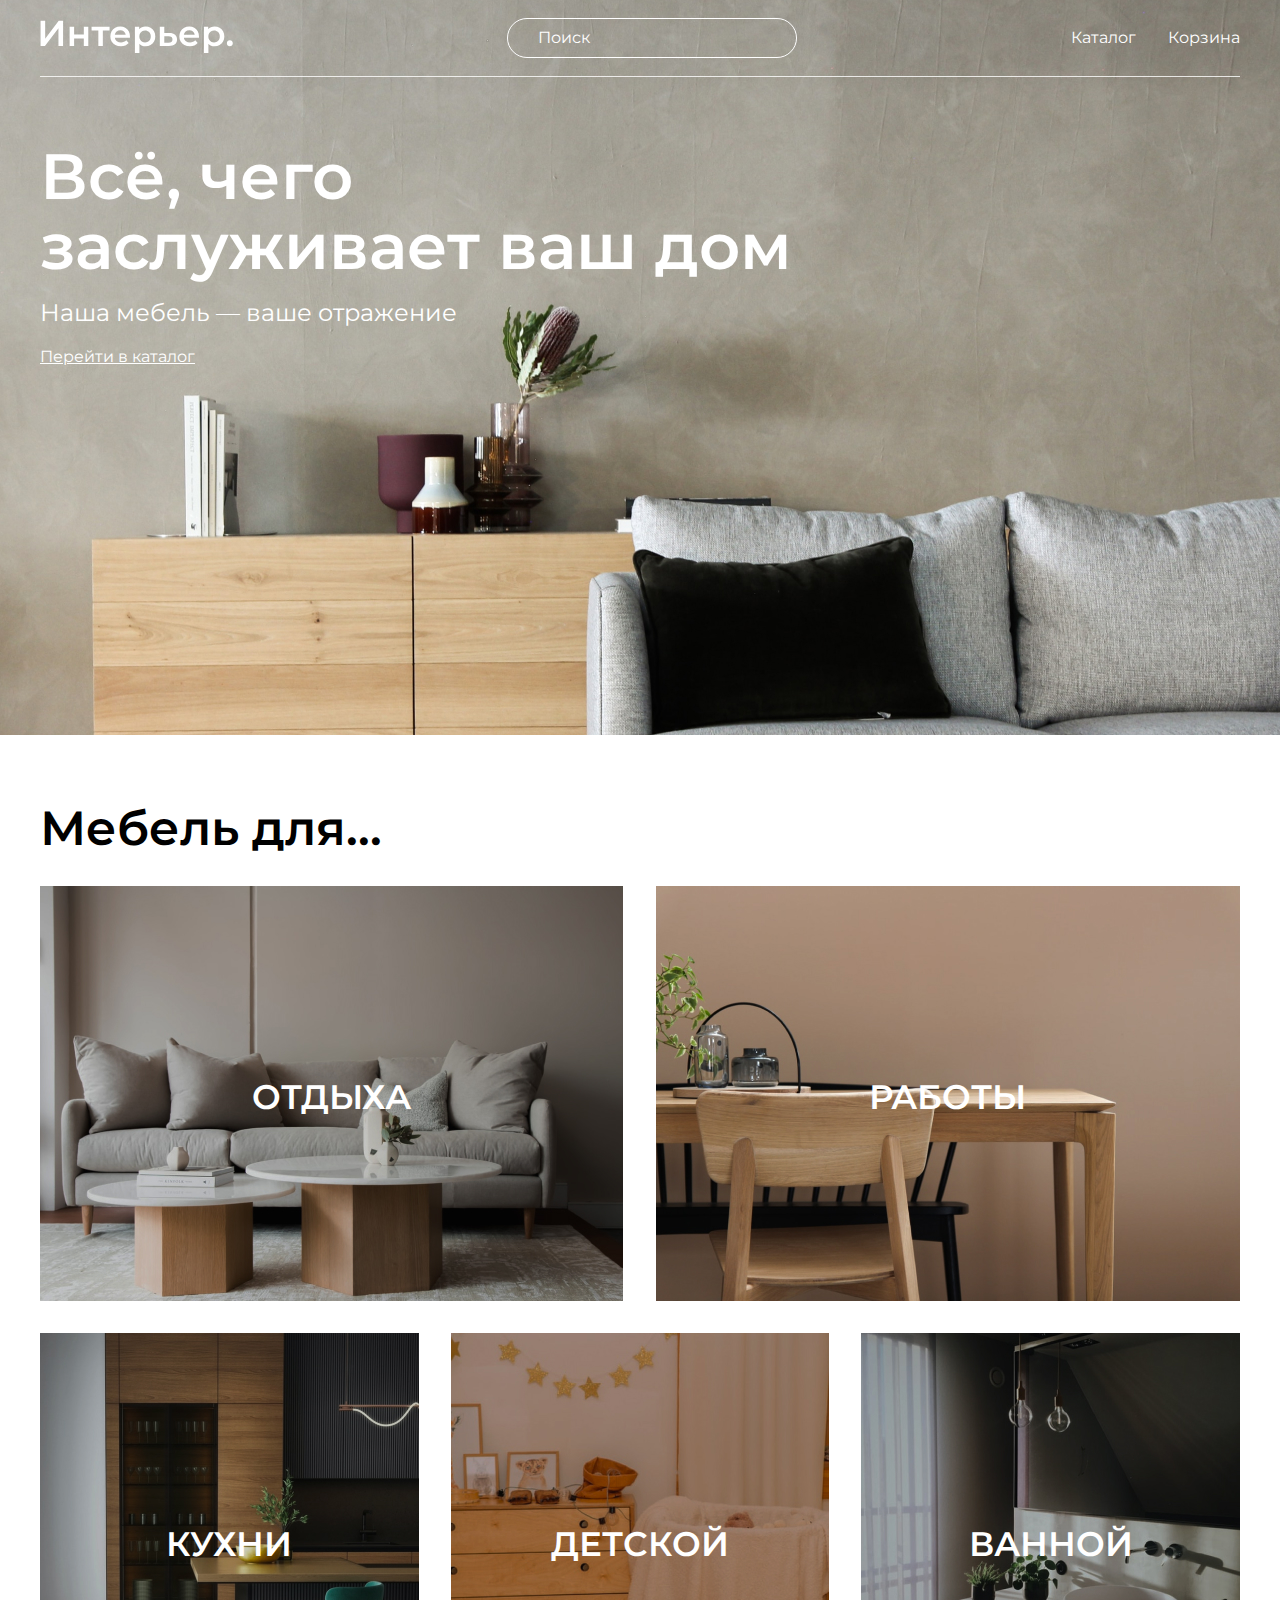
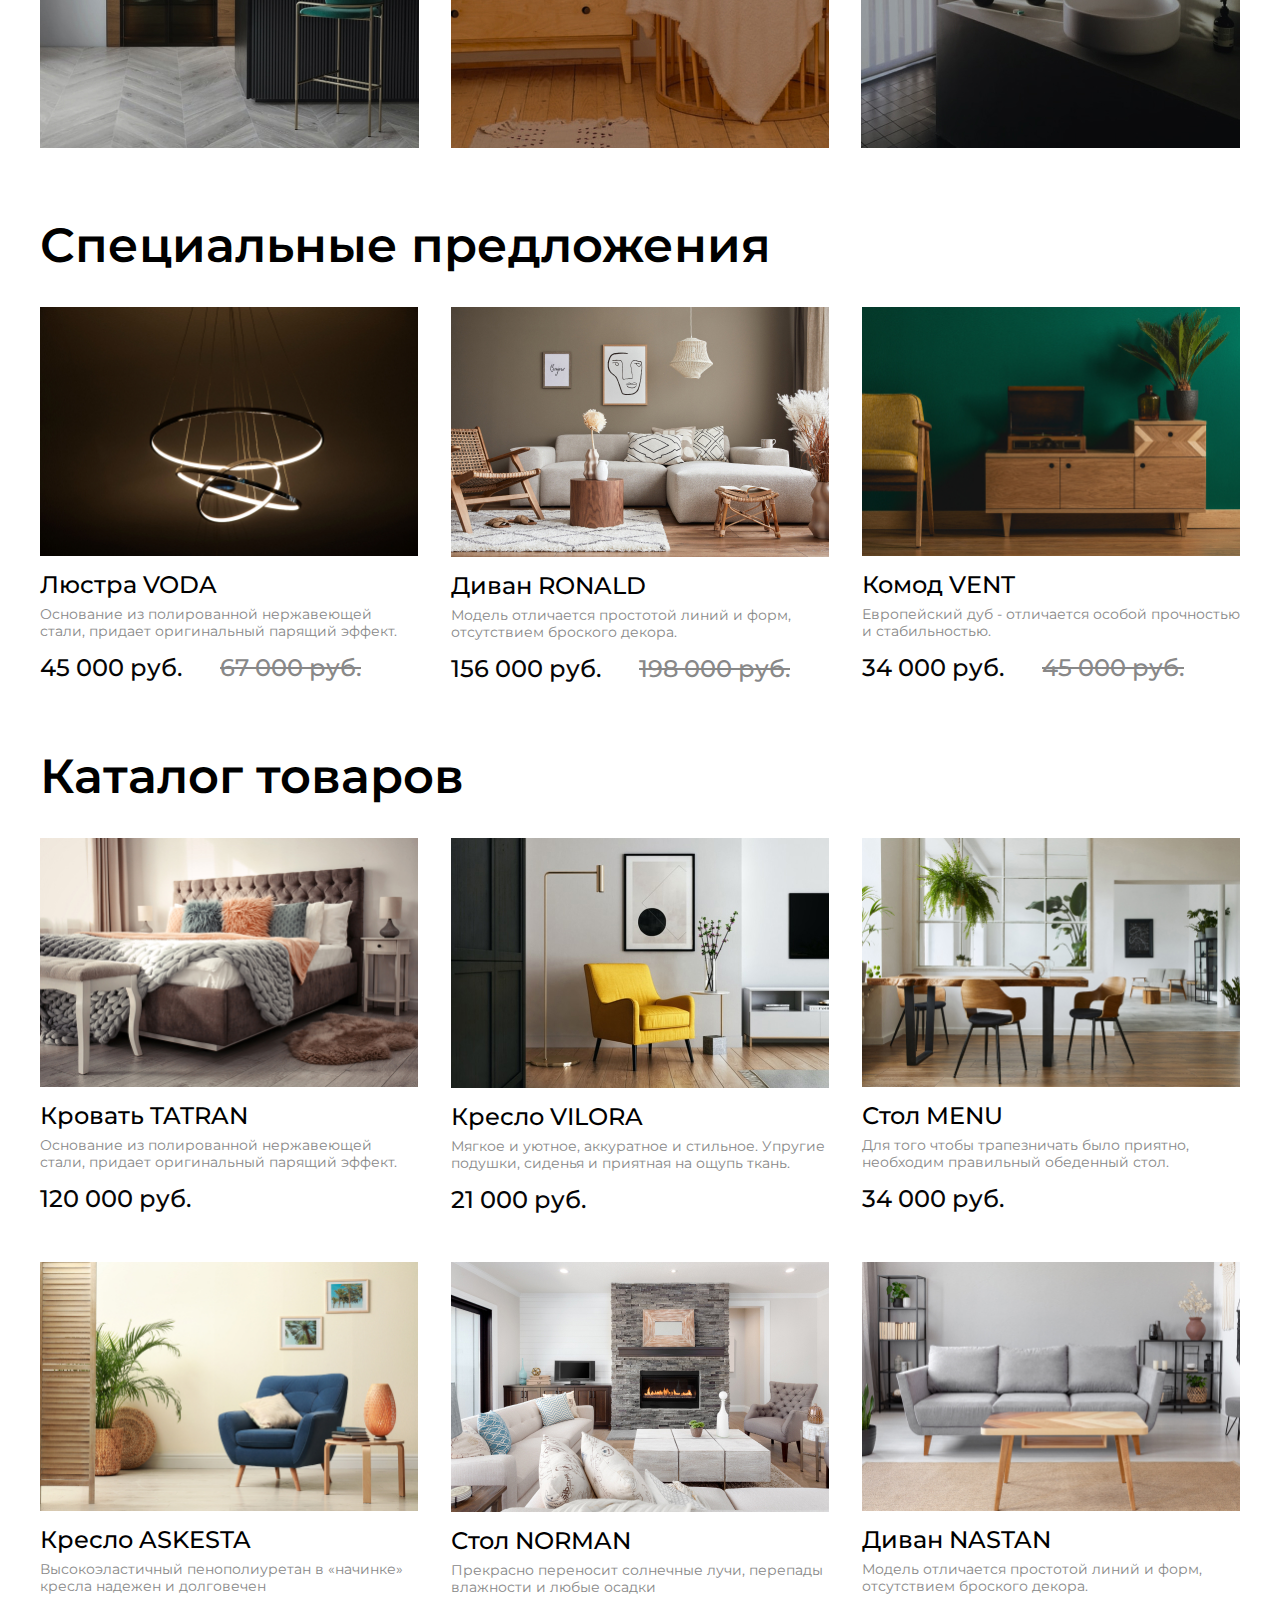
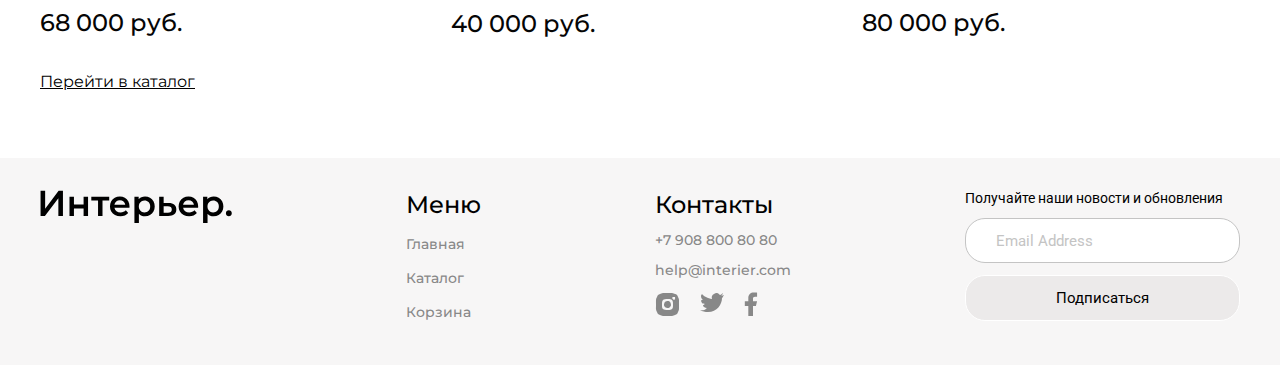
<file: Velko/index.html>
<!DOCTYPE html>
<html lang="en">
    <head>
        <meta charset="UTF-8">
        <meta http-equiv="X-UA-Compatible" content="IE=edge">
        <meta name="viewport" content="width=device-width, initial-scale=1.0">
        <link rel="stylesheet" href="style.css">
        <link rel="preconnect" href="https://fonts.googleapis.com">
        <link rel="preconnect" href="https://fonts.gstatic.com" crossorigin>
        <link href="https://fonts.googleapis.com/css2?family=Roboto&display=swap" rel="stylesheet">
        <link rel="preconnect" href="https://fonts.googleapis.com">
        <link rel="preconnect" href="https://fonts.gstatic.com" crossorigin>
        <link href="https://fonts.googleapis.com/css2?family=Montserrat:wght@400;500;600&family=Roboto&display=swap" rel="stylesheet">
        <script src="index.js"></script>
        <title>Document</title>
    </head>
    <body>
        <section class="top center">
            <header class="header">
                <a href="index.html">
                    <picture>
                        <source media="(max-width: 767px)" srcset="img/logo_s.svg">
                        <source media="(min-width: 768px)" srcset="img/logo.svg">
                        <img src="img/logo.svg" alt="логотип">
                    </picture>
                </a>
                <input class="search" type="text" placeholder="Поиск">
                <nav class="menu">
                    <a class="links_a" href="catalog.html">Каталог</a>
                    <a class="links_a" href="cart.html">Корзина</a>
                </nav>
                <div class="header_mobile">
                    <a href="#">
                        <svg
                            width="19"
                            height="19"
                            viewBox="0 0 19 19"
                            fill="none"
                            xmlns="http://www.w3.org/2000/svg"
                        >
                            <path
                                d="M12.9918 12.1333L16.8692 16.0107C16.871 16.0403 16.8851 16.0607 16.8932 16.0702C16.9019 16.0805 16.9109 16.087 16.9158 16.0902C16.9212 16.0938 16.9262 16.0964 16.9298 16.0981C16.9368 16.1015 16.9435 16.1039 16.9482 16.1055C16.9506 16.1063 16.953 16.107 16.9553 16.1077C16.9575 16.1089 16.9597 16.11 16.9619 16.1112C16.9664 16.1134 16.9728 16.1164 16.9802 16.119C16.9839 16.1203 16.9893 16.122 16.9957 16.1233C17.0014 16.1245 17.0123 16.1263 17.0258 16.1252C17.0378 16.1242 17.0609 16.1201 17.0825 16.1021C17.1031 16.1028 17.1266 16.1036 17.1524 16.1045C17.2467 16.1078 17.3719 16.1121 17.5007 16.1149C17.6136 16.1174 17.7275 16.1187 17.8198 16.1168C17.8612 16.116 17.8993 16.1144 17.9316 16.112C17.9359 16.1144 17.9402 16.1165 17.9443 16.1181C17.9482 16.1202 17.9522 16.1221 17.9565 16.1237C17.986 16.135 18.0117 16.1295 18.024 16.1255C18.0369 16.1214 18.0463 16.1156 18.0511 16.1123C18.0565 16.1086 18.0608 16.105 18.0638 16.1024C18.0696 16.0972 18.0744 16.092 18.0777 16.0881C18.0793 16.0863 18.0809 16.0843 18.0824 16.0824C18.0843 16.0809 18.0862 16.0793 18.0881 16.0777C18.0919 16.0744 18.0971 16.0696 18.1024 16.0638C18.105 16.0608 18.1086 16.0565 18.1123 16.0511C18.1155 16.0463 18.1213 16.0369 18.1255 16.024C18.1294 16.0117 18.135 15.986 18.1237 15.9565C18.122 15.9523 18.1202 15.9483 18.1181 15.9444C18.1164 15.9403 18.1144 15.936 18.1119 15.9317C18.1144 15.8994 18.1159 15.8612 18.1168 15.8198C18.1187 15.7275 18.1174 15.6136 18.1149 15.5008C18.112 15.3719 18.1077 15.2468 18.1044 15.1524C18.1036 15.1266 18.1027 15.1031 18.1021 15.0825C18.12 15.0609 18.1241 15.0378 18.1251 15.0258C18.1262 15.0124 18.1244 15.0015 18.1233 14.9958C18.122 14.9893 18.1203 14.984 18.119 14.9803C18.1164 14.9729 18.1134 14.9665 18.1111 14.962C18.11 14.9598 18.1088 14.9576 18.1077 14.9554C18.107 14.953 18.1062 14.9506 18.1055 14.9483C18.1039 14.9435 18.1015 14.9369 18.0981 14.9298C18.0964 14.9262 18.0938 14.9213 18.0902 14.9158C18.087 14.9109 18.0805 14.902 18.0702 14.8932C18.0607 14.8852 18.0403 14.871 18.0106 14.8692L14.1332 10.9918C14.2617 10.8277 14.3937 10.665 14.5255 10.5025C14.8799 10.0654 15.2329 9.6301 15.5129 9.17698C15.9152 8.52622 16.1781 7.82342 16.0995 6.9906C15.9456 5.359 15.297 4.01127 14.0661 2.92502C13.4511 2.38228 12.5947 1.86439 11.6894 1.48827C10.785 1.11246 9.82291 0.874473 8.99686 0.900045C7.34712 0.951115 6.08015 1.77941 4.92928 2.92925C3.77726 4.08004 2.95227 5.34535 2.90001 6.99683C2.87384 7.82386 3.11175 8.78559 3.48767 9.68965C3.8639 10.5945 4.38209 11.4505 4.92495 12.0661C6.01156 13.2985 7.35827 13.9465 8.99062 14.0996C9.82369 14.1777 10.5266 13.9156 11.1775 13.5138C11.6341 13.2318 12.0724 12.8759 12.5127 12.5183C12.6718 12.389 12.8312 12.2596 12.9918 12.1333ZM12.9298 4.07127C13.1391 4.27724 13.3218 4.61675 13.4849 4.98828C13.5657 5.17244 13.6404 5.36133 13.7106 5.54137C13.7224 5.57163 13.734 5.60167 13.7456 5.63141C13.8024 5.77786 13.8565 5.91707 13.9078 6.03882C13.968 6.18162 13.9944 6.26823 14.0038 6.32773C14.0123 6.38204 14.0067 6.41443 13.995 6.45177C13.9919 6.4618 13.9872 6.47497 13.9816 6.49057C13.9682 6.52823 13.9497 6.58007 13.936 6.63637C13.9149 6.72336 13.8993 6.83643 13.9 7.0004C13.9008 7.20843 13.9272 7.43882 13.9534 7.66714C13.9673 7.78865 13.9811 7.90956 13.991 8.02621C14.0204 8.37258 14.0175 8.69478 13.9075 8.96193C13.8618 9.07298 13.8144 9.19514 13.7645 9.32392C13.6803 9.54123 13.5887 9.77739 13.4854 10.0108C13.3214 10.3814 13.1373 10.7211 12.9292 10.9293C12.7212 11.1375 12.3815 11.3215 12.0108 11.4855C11.7779 11.5885 11.5425 11.6797 11.3258 11.7638C11.1963 11.8139 11.0735 11.8616 10.9619 11.9075C10.6948 12.0175 10.3726 12.0205 10.0262 11.9911C9.90947 11.9812 9.7885 11.9673 9.66695 11.9534C9.43864 11.9272 9.20828 11.9008 9.00037 11.9C8.83645 11.8993 8.72339 11.9149 8.6364 11.9361C8.58013 11.9498 8.52828 11.9683 8.4906 11.9817C8.47498 11.9873 8.46179 11.992 8.45174 11.9951C8.41436 12.0067 8.38195 12.0123 8.32763 12.0038C8.26813 11.9945 8.18154 11.968 8.0388 11.9079C7.91662 11.8563 7.77682 11.802 7.62975 11.7449C7.60056 11.7336 7.57108 11.7222 7.5414 11.7106C7.36135 11.6405 7.17244 11.5658 6.98825 11.4849C6.61666 11.3219 6.27712 11.1392 6.07126 10.9299C5.65157 10.5031 5.40519 9.84074 5.26594 9.11641C5.12718 8.39466 5.09741 7.62595 5.09996 7.0004C5.10251 6.37324 5.1307 5.85725 5.26497 5.3896C5.39832 4.92509 5.63779 4.50376 6.07068 4.07069C6.50356 3.63765 6.92499 3.39819 7.3896 3.26488C7.85736 3.13065 8.37344 3.10255 9.00037 3.1C9.62567 3.09745 10.3945 3.12713 11.1163 3.26585C11.8408 3.40506 12.5033 3.65144 12.9298 4.07127Z"
                                fill="white"
                                stroke="white"
                                stroke-width="0.2"
                            />
                        </svg>
                    </a>
                    <a href="catalog.html">
                        <svg
                            width="19"
                            height="19"
                            viewBox="0 0 19 19"
                            fill="none"
                            xmlns="http://www.w3.org/2000/svg"
                        >
                            <rect width="5" height="5" fill="white"/>
                            <rect
                                y="7"
                                width="5"
                                height="5"
                                fill="white"
                            />
                            <rect
                                y="14"
                                width="5"
                                height="5"
                                fill="white"
                            />
                            <rect
                                x="7"
                                y="7"
                                width="5"
                                height="5"
                                fill="white"
                            />
                            <rect
                                x="7"
                                y="14"
                                width="5"
                                height="5"
                                fill="white"
                            />
                            <rect
                                x="7"
                                width="5"
                                height="5"
                                fill="white"
                            />
                            <rect
                                x="14"
                                y="7"
                                width="5"
                                height="5"
                                fill="white"
                            />
                            <rect
                                x="14"
                                y="14"
                                width="5"
                                height="5"
                                fill="white"
                            />
                            <rect
                                x="14"
                                width="5"
                                height="5"
                                fill="white"
                            />
                        </svg>
                    </a>
                    <a href="cart.html">
                        <svg
                            width="25"
                            height="25"
                            viewBox="0 0 25 25"
                            fill="none"
                            xmlns="http://www.w3.org/2000/svg"
                        >
                            <path d="M14.9999 21C15.5608 21 15.6033 20.3985 15.9999 20C16.3965 19.6015 16.9999 19.5636 16.9999 19C16.9999 18.4364 16.3965 17.3985 15.9999 17C15.6033 16.6015 15.5608 17 14.9999 17C14.439 17 13.3965 16.6015 12.9999 17C12.6033 17.3985 12.9999 18.4364 12.9999 19C12.9999 19.5636 12.6033 19.6015 12.9999 20C13.3965 20.3985 14.439 21 14.9999 21ZM6.99989 21C7.56077 21 8.60329 20.3985 8.99989 20C9.39649 19.6015 8.99989 19.5636 8.99989 19C8.99989 18.4364 9.39649 17.3985 8.99989 17C8.60329 16.6015 7.56077 17 6.99989 17C6.43901 17 6.39649 16.6015 5.99989 17C5.60329 17.3985 4.99989 18.4364 4.99989 19C4.99989 19.5636 5.60329 19.6015 5.99989 20C6.39649 20.3985 6.43901 21 6.99989 21ZM20.9999 5.99998C21.2639 5.99142 21.8162 6.19063 21.9999 5.99998C22.1836 5.80933 21.9999 5.26536 21.9999 4.99998C21.9999 4.7346 22.1836 4.19063 21.9999 3.99998C21.8162 3.80933 21.2639 4.00853 20.9999 3.99998H19.9999C19.0461 3.99998 18.2071 5.06498 17.9999 5.99998L15.9999 12C15.7926 12.935 15.9537 13 14.9999 13H6.99989L4.99989 6.99998H14.9999C15.2614 6.98799 15.8191 7.19015 15.9999 6.99998C16.1807 6.80981 15.9999 6.263 15.9999 5.99998C15.9999 5.73696 16.1807 5.19015 15.9999 4.99998C15.8191 4.80981 15.2614 5.01197 14.9999 4.99998H4.99989C4.69078 4.99989 4.27772 4.86381 3.99989 4.99998C3.72206 5.13614 3.19012 5.75516 2.99989 5.99998C2.80966 6.2448 3.06396 6.69612 2.99989 6.99998C2.93582 7.30384 2.92482 7.69867 2.99989 7.99998L4.99989 14C5.10981 14.4422 4.64236 14.7195 4.99989 15C5.35742 15.2805 6.54628 15.0001 6.99989 15H14.9999C15.9253 15.0001 16.278 14.5818 16.9999 14C17.7218 13.4181 17.7992 12.9078 17.9999 12L19.9999 5.99998H20.9999Z" fill="white"/>
                        </svg>
                    </a>
                </div>
            </header>
            <section>
                <h1 class="title">
                    Всё, чего
                    <p>заслуживает ваш дом</p>
                </h1>
                <p class="text_p_1">Наша мебель — ваше отражение</p>
                <a class="link_catalog" href="catalog.html">Перейти в каталог</a>
            </section>
        </section>
        <section class="for center">
            <h2 class="text_h2">Мебель для...</h2>
            <div class="for_grid">
                <div class="for_item  for_item_big">
                    <a class="for_item_link" href="#">
                        <img src="img/for1.jpg" alt="">
                    </a>
                    <a href="#" class="for_item_name">Отдыха</a>
                </div>
                <div class="for_item  for_item_big">
                    <a class="for_item_link" href="#">
                        <img src="img/for2.jpg" alt="">
                    </a>
                    <a href="#" class="for_item_name">Работы</a>
                </div>
                <div class="for_item ">
                    <a class="for_item_link" href="#">
                        <img src="img/for3.jpg" alt="">
                    </a>
                    <a href="#" class="for_item_name">Кухни</a>
                </div>
                <div class="for_item ">
                    <a class="for_item_link" href="#">
                        <img src="img/for4.jpg" alt="">
                    </a>
                    <a href="#" class="for_item_name">Детской</a>
                </div>
                <div class="for_item ">
                    <a class="for_item_link" href="#">
                        <img src="img/for5.jpg" alt="">
                    </a>
                    <a href="#" class="for_item_name">Ванной</a>
                </div>
            </div>
        </section>
        <section class="product-box center">
            <h2 class="text_h2">Специальные предложения</h2>
            <div class="product-content">
                <div class="product">
                    <a href="#">
                        <img src="img/specialoffer/Rectangle 22.jpg" alt="товар">
                    </a>
                    <a href="#" class="text_h3">Люстра VODA</a>
                    <p class="text_p_2">
                        Основание из полированной нержавеющей стали, придает оригинальный парящий эффект.
                    </p>
                    <p class="text_p_3">
                        45 000 руб.
                        <span class="text_p_4">67 000 руб.</span>
                    </p>
                </div>
                <div class="product">
                    <a href="#">
                        <img src="img/specialoffer/Rectangle 23.jpg" alt="товар">
                    </a>
                    <a href="#" class="text_h3">Диван RONALD</a>
                    <p class="text_p_2">
                        Модель отличается простотой линий и форм, отсутствием броского декора.
                    </p>
                    <p class="text_p_3">
                        156 000 руб.
                        <span class="text_p_4">198 000 руб.</span>
                    </p>
                </div>
                <div class="product">
                    <a href="#">
                        <img src="img/specialoffer/Rectangle 24.jpg" alt="товар">
                    </a>
                    <a href="#" class="text_h3">Комод VENT</a>
                    <p class="text_p_2">
                        Европейский дуб - отличается особой прочностью и стабильностью.
                    </p>
                    <p class="text_p_3">
                        34 000 руб.
                        <span class="text_p_4">45 000 руб.</span>
                    </p>
                </div>
            </div>
        </section>
        <section class="product-box center">
            <a href="catalog.html" class="text_h2">Каталог товаров</a>
            <div class="product-content">
                <div class="product">
                    <a href="#">
                        <img src="img/catalog/Rectangle 22.jpg" alt="товар">
                    </a>
                    <h3 class="text_h3">Кровать TATRAN</h3>
                    <p class="text_p_2">
                        Основание из полированной нержавеющей стали, придает оригинальный парящий эффект.
                    </p>
                    <p class="text_p_3">
                        120 000 руб.
                    </p>
                </div>
                <div class="product">
                    <a href="#">
                        <img src="img/catalog/Rectangle 23.jpg" alt="товар">
                    </a>
                    <h3 class="text_h3">Кресло VILORA</h3>
                    <p class="text_p_2">
                        Мягкое и уютное, аккуратное и стильное. Упругие подушки, сиденья и приятная на ощупь
                    ткань.
                    </p>
                    <p class="text_p_3">
                        21 000 руб.
                    </p>
                </div>
                <div class="product">
                    <a href="#">
                        <img src="img/catalog/Rectangle 24.jpg" alt="товар">
                    </a>
                    <h3 class="text_h3">Стол MENU</h3>
                    <p class="text_p_2">
                        Для того чтобы трапезничать было приятно, необходим правильный обеденный стол.
                    </p>
                    <p class="text_p_3">
                        34 000 руб.
                    </p>
                </div>
                <div class="product">
                    <a href="#">
                        <img src="img/catalog/Rectangle 22-1.jpg" alt="товар">
                    </a>
                    <h3 class="text_h3">Кресло ASKESTA</h3>
                    <p class="text_p_2">
                        Высокоэластичный пенополиуретан в «начинке» кресла надежен и долговечен
                    </p>
                    <p class="text_p_3">
                        68 000 руб.
                    </p>
                </div>
                <div class="product">
                    <a href="#">
                        <img src="img/catalog/Rectangle 23-1.jpg" alt="товар">
                    </a>
                    <h3 class="text_h3">Стол NORMAN</h3>
                    <p class="text_p_2">
                        Прекрасно переносит солнечные лучи, перепады влажности и любые осадки
                    </p>
                    <p class="text_p_3">
                        40 000 руб.
                    </p>
                </div>
                <div class="product">
                    <a href="#">
                        <img src="img/catalog/Rectangle 24-1.jpg" alt="товар">
                    </a>
                    <h3 class="text_h3">Диван NASTAN</h3>
                    <p class="text_p_2">
                        Модель отличается простотой линий и форм, отсутствием броского декора.
                    </p>
                    <p class="text_p_3">
                        80 000 руб.
                    </p>
                </div>
            </div>
            <div class="link_under">
                <a class="link_catalog2" href="catalog.html">Перейти в каталог</a>
            </div>
        </section>
        <footer class="bottom center">
            <div class="bot_content">
                <div class="bot_box">
                    <a href="index.html">
                        <img class="logoblack" src="img/logoblack.svg" alt="логотип">
                    </a>
                </div>
                <div class="bot_box">
                    <h4 class="text_h4">Меню</h4>
                    <a class="link_b" href="index.html">Главная</a>
                    <a class="link_b" href="catalog.html">Каталог</a>
                    <a class="link_b" href="cart.html">Корзина</a>
                </div>
                <div class="bot_box">
                    <h4 class="text_h4">Контакты</h4>
                    <a class="link_b" href="tel:+79088008080">+7 908 800 80 80</a>
                    <a class="link_b" href="mailto:help@interier.com">help@interier.com</a>
                    <div class="botboxlink">
                        <div>
                            <a href="https://www.instagram.com/">
                                <img src="img/inst.svg" alt="instagram">
                            </a>
                        </div>
                        <div>
                            <a href="https://twitter.com/">
                                <img src="img/twitter.svg" alt="twitter">
                            </a>
                        </div>
                        <div>
                            <a href="https://www.facebook.com/">
                                <img src="img/facebook.svg" alt="facebook">
                            </a>
                        </div>
                    </div>
                </div>
                <form action="#" class="bot_box reg">
                    <p class="text_p_5">Получайте наши новости и обновления</p>
                    <input
                        class="input_email"
                        type="email"
                        name=""
                        id=""
                        placeholder="Email Address"
                    >
                    <button class="button_sub" type="submit">Подписаться</button>
                </form>
            </div>
        </footer>
    </body>
</html>
</file>
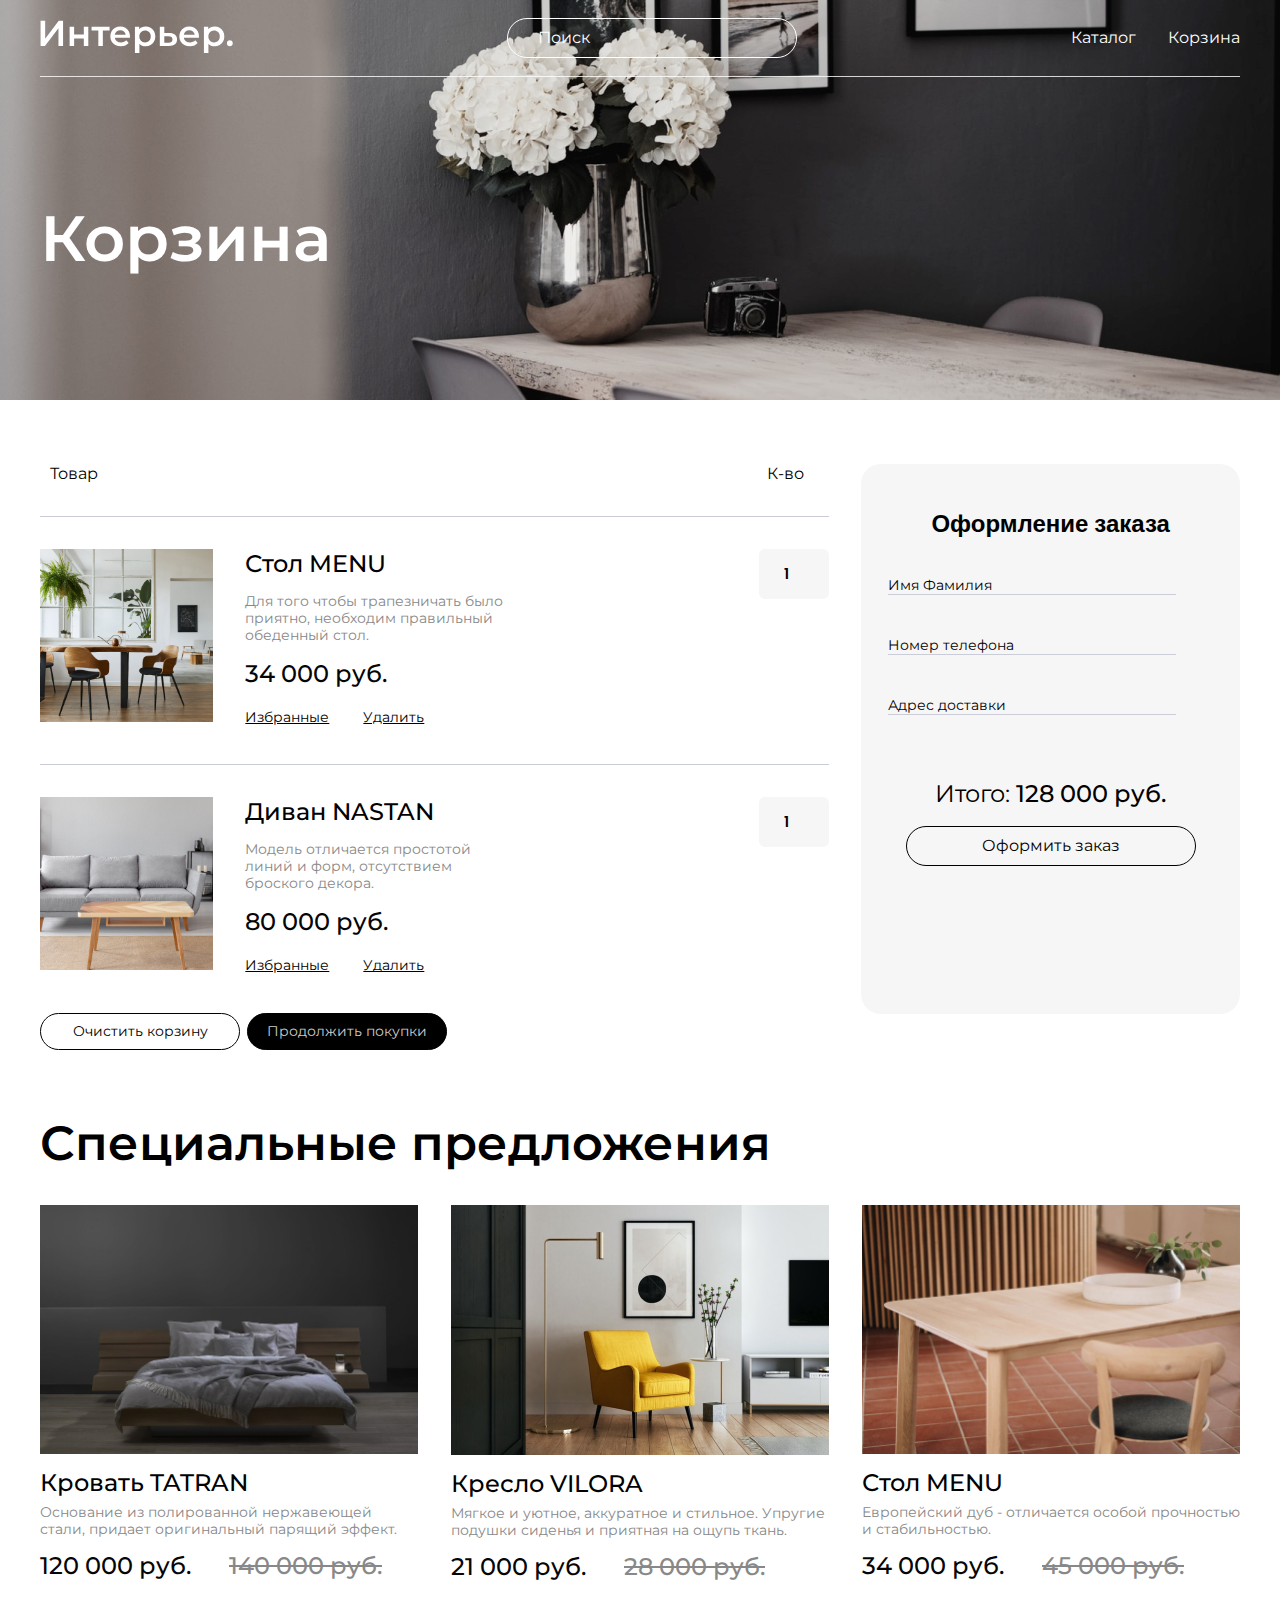
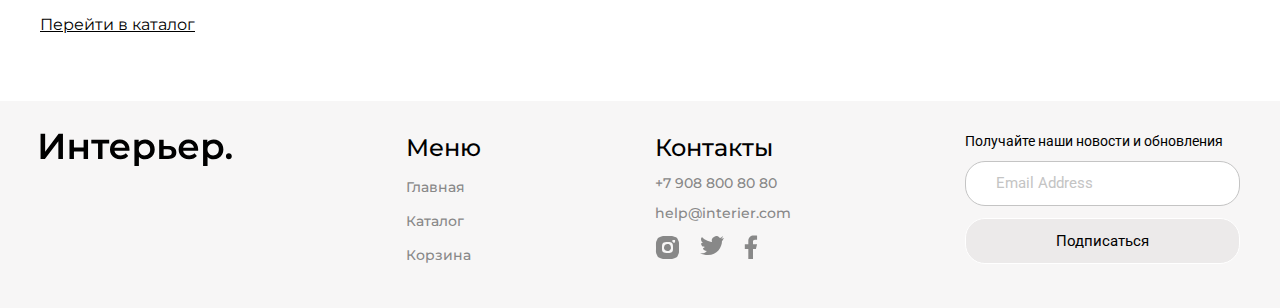
<file: Velko/cart.html>
<!DOCTYPE html>
<html lang="en">
    <head>
        <meta charset="UTF-8">
        <meta http-equiv="X-UA-Compatible" content="IE=edge">
        <meta name="viewport" content="width=device-width, initial-scale=1.0">
        <title>Document</title>
        <link rel="stylesheet" href="style.css">
        <link rel="preconnect" href="https://fonts.googleapis.com">
        <link rel="preconnect" href="https://fonts.gstatic.com" crossorigin>
        <link href="https://fonts.googleapis.com/css2?family=Poppins:wght@600&display=swap" rel="stylesheet">
        <link rel="preconnect" href="https://fonts.googleapis.com">
        <link rel="preconnect" href="https://fonts.gstatic.com" crossorigin>
        <link href="https://fonts.googleapis.com/css2?family=Roboto&display=swap" rel="stylesheet">
        <link rel="preconnect" href="https://fonts.googleapis.com">
        <link rel="preconnect" href="https://fonts.gstatic.com" crossorigin>
        <link href="https://fonts.googleapis.com/css2?family=Montserrat:wght@400;500;600&family=Roboto&display=swap" rel="stylesheet">
    </head>
    <body>
        <section class="top top_cart center">
            <header class="header">
                <a href="index.html">
                    <picture>
                        <source media="(max-width: 767px)" srcset="img/logo_s.svg">
                        <source media="(min-width: 768px)" srcset="img/logo.svg">
                        <img src="img/logo.svg" alt="логотип">
                    </picture>
                </a>
                <input class="search" type="text" placeholder="Поиск">
                <nav class="menu">
                    <a class="links_a" href="catalog.html">Каталог</a>
                    <a class="links_a" href="cart.html">Корзина</a>
                </nav>
                <div class="header_mobile">
                    <a href="#">
                        <svg
                            width="19"
                            height="19"
                            viewBox="0 0 19 19"
                            fill="none"
                            xmlns="http://www.w3.org/2000/svg"
                        >
                            <path
                                d="M12.9918 12.1333L16.8692 16.0107C16.871 16.0403 16.8851 16.0607 16.8932 16.0702C16.9019 16.0805 16.9109 16.087 16.9158 16.0902C16.9212 16.0938 16.9262 16.0964 16.9298 16.0981C16.9368 16.1015 16.9435 16.1039 16.9482 16.1055C16.9506 16.1063 16.953 16.107 16.9553 16.1077C16.9575 16.1089 16.9597 16.11 16.9619 16.1112C16.9664 16.1134 16.9728 16.1164 16.9802 16.119C16.9839 16.1203 16.9893 16.122 16.9957 16.1233C17.0014 16.1245 17.0123 16.1263 17.0258 16.1252C17.0378 16.1242 17.0609 16.1201 17.0825 16.1021C17.1031 16.1028 17.1266 16.1036 17.1524 16.1045C17.2467 16.1078 17.3719 16.1121 17.5007 16.1149C17.6136 16.1174 17.7275 16.1187 17.8198 16.1168C17.8612 16.116 17.8993 16.1144 17.9316 16.112C17.9359 16.1144 17.9402 16.1165 17.9443 16.1181C17.9482 16.1202 17.9522 16.1221 17.9565 16.1237C17.986 16.135 18.0117 16.1295 18.024 16.1255C18.0369 16.1214 18.0463 16.1156 18.0511 16.1123C18.0565 16.1086 18.0608 16.105 18.0638 16.1024C18.0696 16.0972 18.0744 16.092 18.0777 16.0881C18.0793 16.0863 18.0809 16.0843 18.0824 16.0824C18.0843 16.0809 18.0862 16.0793 18.0881 16.0777C18.0919 16.0744 18.0971 16.0696 18.1024 16.0638C18.105 16.0608 18.1086 16.0565 18.1123 16.0511C18.1155 16.0463 18.1213 16.0369 18.1255 16.024C18.1294 16.0117 18.135 15.986 18.1237 15.9565C18.122 15.9523 18.1202 15.9483 18.1181 15.9444C18.1164 15.9403 18.1144 15.936 18.1119 15.9317C18.1144 15.8994 18.1159 15.8612 18.1168 15.8198C18.1187 15.7275 18.1174 15.6136 18.1149 15.5008C18.112 15.3719 18.1077 15.2468 18.1044 15.1524C18.1036 15.1266 18.1027 15.1031 18.1021 15.0825C18.12 15.0609 18.1241 15.0378 18.1251 15.0258C18.1262 15.0124 18.1244 15.0015 18.1233 14.9958C18.122 14.9893 18.1203 14.984 18.119 14.9803C18.1164 14.9729 18.1134 14.9665 18.1111 14.962C18.11 14.9598 18.1088 14.9576 18.1077 14.9554C18.107 14.953 18.1062 14.9506 18.1055 14.9483C18.1039 14.9435 18.1015 14.9369 18.0981 14.9298C18.0964 14.9262 18.0938 14.9213 18.0902 14.9158C18.087 14.9109 18.0805 14.902 18.0702 14.8932C18.0607 14.8852 18.0403 14.871 18.0106 14.8692L14.1332 10.9918C14.2617 10.8277 14.3937 10.665 14.5255 10.5025C14.8799 10.0654 15.2329 9.6301 15.5129 9.17698C15.9152 8.52622 16.1781 7.82342 16.0995 6.9906C15.9456 5.359 15.297 4.01127 14.0661 2.92502C13.4511 2.38228 12.5947 1.86439 11.6894 1.48827C10.785 1.11246 9.82291 0.874473 8.99686 0.900045C7.34712 0.951115 6.08015 1.77941 4.92928 2.92925C3.77726 4.08004 2.95227 5.34535 2.90001 6.99683C2.87384 7.82386 3.11175 8.78559 3.48767 9.68965C3.8639 10.5945 4.38209 11.4505 4.92495 12.0661C6.01156 13.2985 7.35827 13.9465 8.99062 14.0996C9.82369 14.1777 10.5266 13.9156 11.1775 13.5138C11.6341 13.2318 12.0724 12.8759 12.5127 12.5183C12.6718 12.389 12.8312 12.2596 12.9918 12.1333ZM12.9298 4.07127C13.1391 4.27724 13.3218 4.61675 13.4849 4.98828C13.5657 5.17244 13.6404 5.36133 13.7106 5.54137C13.7224 5.57163 13.734 5.60167 13.7456 5.63141C13.8024 5.77786 13.8565 5.91707 13.9078 6.03882C13.968 6.18162 13.9944 6.26823 14.0038 6.32773C14.0123 6.38204 14.0067 6.41443 13.995 6.45177C13.9919 6.4618 13.9872 6.47497 13.9816 6.49057C13.9682 6.52823 13.9497 6.58007 13.936 6.63637C13.9149 6.72336 13.8993 6.83643 13.9 7.0004C13.9008 7.20843 13.9272 7.43882 13.9534 7.66714C13.9673 7.78865 13.9811 7.90956 13.991 8.02621C14.0204 8.37258 14.0175 8.69478 13.9075 8.96193C13.8618 9.07298 13.8144 9.19514 13.7645 9.32392C13.6803 9.54123 13.5887 9.77739 13.4854 10.0108C13.3214 10.3814 13.1373 10.7211 12.9292 10.9293C12.7212 11.1375 12.3815 11.3215 12.0108 11.4855C11.7779 11.5885 11.5425 11.6797 11.3258 11.7638C11.1963 11.8139 11.0735 11.8616 10.9619 11.9075C10.6948 12.0175 10.3726 12.0205 10.0262 11.9911C9.90947 11.9812 9.7885 11.9673 9.66695 11.9534C9.43864 11.9272 9.20828 11.9008 9.00037 11.9C8.83645 11.8993 8.72339 11.9149 8.6364 11.9361C8.58013 11.9498 8.52828 11.9683 8.4906 11.9817C8.47498 11.9873 8.46179 11.992 8.45174 11.9951C8.41436 12.0067 8.38195 12.0123 8.32763 12.0038C8.26813 11.9945 8.18154 11.968 8.0388 11.9079C7.91662 11.8563 7.77682 11.802 7.62975 11.7449C7.60056 11.7336 7.57108 11.7222 7.5414 11.7106C7.36135 11.6405 7.17244 11.5658 6.98825 11.4849C6.61666 11.3219 6.27712 11.1392 6.07126 10.9299C5.65157 10.5031 5.40519 9.84074 5.26594 9.11641C5.12718 8.39466 5.09741 7.62595 5.09996 7.0004C5.10251 6.37324 5.1307 5.85725 5.26497 5.3896C5.39832 4.92509 5.63779 4.50376 6.07068 4.07069C6.50356 3.63765 6.92499 3.39819 7.3896 3.26488C7.85736 3.13065 8.37344 3.10255 9.00037 3.1C9.62567 3.09745 10.3945 3.12713 11.1163 3.26585C11.8408 3.40506 12.5033 3.65144 12.9298 4.07127Z"
                                fill="white"
                                stroke="white"
                                stroke-width="0.2"
                            />
                        </svg>
                    </a>
                    <a href="catalog.html">
                        <svg
                            width="19"
                            height="19"
                            viewBox="0 0 19 19"
                            fill="none"
                            xmlns="http://www.w3.org/2000/svg"
                        >
                            <rect width="5" height="5" fill="white"/>
                            <rect
                                y="7"
                                width="5"
                                height="5"
                                fill="white"
                            />
                            <rect
                                y="14"
                                width="5"
                                height="5"
                                fill="white"
                            />
                            <rect
                                x="7"
                                y="7"
                                width="5"
                                height="5"
                                fill="white"
                            />
                            <rect
                                x="7"
                                y="14"
                                width="5"
                                height="5"
                                fill="white"
                            />
                            <rect
                                x="7"
                                width="5"
                                height="5"
                                fill="white"
                            />
                            <rect
                                x="14"
                                y="7"
                                width="5"
                                height="5"
                                fill="white"
                            />
                            <rect
                                x="14"
                                y="14"
                                width="5"
                                height="5"
                                fill="white"
                            />
                            <rect
                                x="14"
                                width="5"
                                height="5"
                                fill="white"
                            />
                        </svg>
                    </a>
                    <a href="cart.html">
                        <svg
                            width="25"
                            height="25"
                            viewBox="0 0 25 25"
                            fill="none"
                            xmlns="http://www.w3.org/2000/svg"
                        >
                            <path d="M14.9999 21C15.5608 21 15.6033 20.3985 15.9999 20C16.3965 19.6015 16.9999 19.5636 16.9999 19C16.9999 18.4364 16.3965 17.3985 15.9999 17C15.6033 16.6015 15.5608 17 14.9999 17C14.439 17 13.3965 16.6015 12.9999 17C12.6033 17.3985 12.9999 18.4364 12.9999 19C12.9999 19.5636 12.6033 19.6015 12.9999 20C13.3965 20.3985 14.439 21 14.9999 21ZM6.99989 21C7.56077 21 8.60329 20.3985 8.99989 20C9.39649 19.6015 8.99989 19.5636 8.99989 19C8.99989 18.4364 9.39649 17.3985 8.99989 17C8.60329 16.6015 7.56077 17 6.99989 17C6.43901 17 6.39649 16.6015 5.99989 17C5.60329 17.3985 4.99989 18.4364 4.99989 19C4.99989 19.5636 5.60329 19.6015 5.99989 20C6.39649 20.3985 6.43901 21 6.99989 21ZM20.9999 5.99998C21.2639 5.99142 21.8162 6.19063 21.9999 5.99998C22.1836 5.80933 21.9999 5.26536 21.9999 4.99998C21.9999 4.7346 22.1836 4.19063 21.9999 3.99998C21.8162 3.80933 21.2639 4.00853 20.9999 3.99998H19.9999C19.0461 3.99998 18.2071 5.06498 17.9999 5.99998L15.9999 12C15.7926 12.935 15.9537 13 14.9999 13H6.99989L4.99989 6.99998H14.9999C15.2614 6.98799 15.8191 7.19015 15.9999 6.99998C16.1807 6.80981 15.9999 6.263 15.9999 5.99998C15.9999 5.73696 16.1807 5.19015 15.9999 4.99998C15.8191 4.80981 15.2614 5.01197 14.9999 4.99998H4.99989C4.69078 4.99989 4.27772 4.86381 3.99989 4.99998C3.72206 5.13614 3.19012 5.75516 2.99989 5.99998C2.80966 6.2448 3.06396 6.69612 2.99989 6.99998C2.93582 7.30384 2.92482 7.69867 2.99989 7.99998L4.99989 14C5.10981 14.4422 4.64236 14.7195 4.99989 15C5.35742 15.2805 6.54628 15.0001 6.99989 15H14.9999C15.9253 15.0001 16.278 14.5818 16.9999 14C17.7218 13.4181 17.7992 12.9078 17.9999 12L19.9999 5.99998H20.9999Z" fill="white"/>
                        </svg>
                    </a>
                </div>
            </header>
            <div class="title_cart_div">
                <h1 class="title title_cart">Корзина</h1>
            </div class="title_cart_div">
        </section>
        <section class="order center">
            <div class="order_box">
                <div class="order_cart">
                    <div class="order_cart_title">
                        <p>Товар</p>
                        <span>
                            <p>К-во</p>
                        </span>
                    </div>
                    <div class="order_cart_1">
                        <div class="order_cart_img order_cart_img_1">
                            <a class="order_cart_img_link" href="#"></a>
                        </div>
                        <div class="order_cart_descr">
                            <h3 class="text_h3 order_cart_text">Стол MENU</h3>
                            <p class="text_p_2 order_cart_text">
                                Для того чтобы трапезничать было приятно, необходим правильный обеденный стол.
                            </p>
                            <p class="text_p_3 order_cart_text">
                                34 000 руб.
                            </p>
                            <a class="order_cart_link_fav " href="#">Избранные</a>
                            <span>
                                <a class="order_cart_link_del " href="#">Удалить</a>
                            </span>
                        </div>
                        <div class="order_cart_quant">
                            <input class="order_cart_quant_count" type="number" value="1">
                        </div>
                    </div>
                    <div class="order_cart_2">
                        <div class="order_cart_img order_cart_img_2">
                            <a class="order_cart_img_link" href="#"></a>
                        </div>
                        <div class="order_cart_descr">
                            <h3 class="text_h3 order_cart_text">Диван NASTAN</h3>
                            <p class="text_p_2 order_cart_text">
                                Модель отличается простотой линий и форм, отсутствием броского декора.
                            </p>
                            <p class="text_p_3 order_cart_text">
                                80 000 руб.
                            </p>
                            <a class="order_cart_link_fav " href="#">Избранные</a>
                            <span>
                                <a class="order_cart_link_del " href="#">Удалить</a>
                            </span>
                        </div>
                        <div class="order_cart_quant">
                            <input class="order_cart_quant_count" type="number" value="1">
                        </div>
                    </div>
                    <form class="order_cart_button">
                        <button class="order_cart_button_clear" type="button">Очистить корзину</button>
                        <button class="order_cart_button_continue" type="button">Продолжить покупки</button>
                    </form>
                </div>
                <form class="order_form">
                    <div class="order_form_title">
                        <h3 class="order_form_title_text">Оформление заказа</h3>
                    </div>
                    <div class="order_form_input">
                        <input class="order_form_input_text" type="text" placeholder="Имя Фамилия">
                        <input class="order_form_input_text" type="tel" placeholder="Номер телефона">
                        <input class="order_form_input_text" type="text" placeholder="Адрес доставки">
                    </div>
                    <div class="order_form_total">
                        <h3 class="order_form_total_text">
                            Итого:
                            <span class="order_form_total_count">128 000 руб.</span>
                        </h3>
                    </div>
                    <div class="order_form_button">
                        <button class="order_form_button_sub" type="submit">Оформить заказ</button>
                    </div>
                </form>
            </div>
        </section>
        <section class="product-box center">
            <h2 class="text_h2">Специальные предложения</h2>
            <div class="product-content">
                <div class="product">
                    <a href="#">
                        <img src="img/specialoffer/tatran.jpg" alt="товар">
                    </a>
                    <h3 class="text_h3">Кровать TATRAN</h3>
                    <p class="text_p_2">
                        Основание из полированной нержавеющей стали, придает оригинальный парящий эффект.
                    </p>
                    <p class="text_p_3">
                        120 000 руб.
                        <span class="text_p_4">140 000 руб.</span>
                    </p>
                </div>
                <div class="product">
                    <a href="#">
                        <img src="img/specialoffer/vilora.jpg" alt="товар">
                    </a>
                    <h3 class="text_h3">Кресло VILORA</h3>
                    <p class="text_p_2">
                        Мягкое и уютное, аккуратное и стильное. Упругие подушки сиденья и приятная на ощупь ткань.
                    </p>
                    <p class="text_p_3">
                        21 000 руб.
                        <span class="text_p_4">28 000 руб.</span>
                    </p>
                </div>
                <div class="product">
                    <a href="#">
                        <img src="img/specialoffer/menu.jpg" alt="товар">
                    </a>
                    <h3 class="text_h3">Стол MENU</h3>
                    <p class="text_p_2">
                        Европейский дуб - отличается особой прочностью и стабильностью.
                    </p>
                    <p class="text_p_3">
                        34 000 руб.
                        <span class="text_p_4">45 000 руб.</span>
                    </p>
                </div>
            </div>
            <div class="link_under">
                <a class="link_catalog2" href="catalog.html">Перейти в каталог</a>
            </div>
        </section>
        <footer class="bottom center">
            <div class="bot_content">
                <div class="bot_box">
                    <a href="index.html">
                        <img class="logoblack" src="img/logoblack.svg" alt="логотип">
                    </a>
                </div>
                <div class="bot_box">
                    <h4 class="text_h4">Меню</h4>
                    <a class="link_b" href="index.html">Главная</a>
                    <a class="link_b" href="catalog.html">Каталог</a>
                    <a class="link_b" href="cart.html">Корзина</a>
                </div>
                <div class="bot_box">
                    <h4 class="text_h4">Контакты</h4>
                    <a class="link_b" href="tel:+79088008080">+7 908 800 80 80</a>
                    <a class="link_b" href="mailto:help@interier.com">help@interier.com</a>
                    <div class="botboxlink">
                        <div>
                            <a href="https://www.instagram.com/">
                                <img src="img/inst.svg" alt="instagram">
                            </a>
                        </div>
                        <div>
                            <a href="https://twitter.com/">
                                <img src="img/twitter.svg" alt="twitter">
                            </a>
                        </div>
                        <div>
                            <a href="https://www.facebook.com/">
                                <img src="img/facebook.svg" alt="facebook">
                            </a>
                        </div>
                    </div>
                </div>
                <form action="#" class="bot_box reg">
                    <p class="text_p_5">Получайте наши новости и обновления</p>
                    <input
                        class="input_email"
                        type="email"
                        name=""
                        id=""
                        placeholder="Email Address"
                    >
                    <button class="button_sub" type="submit">Подписаться</button>
                </form>
            </div>
        </footer>
    </body>
</html>
</file>
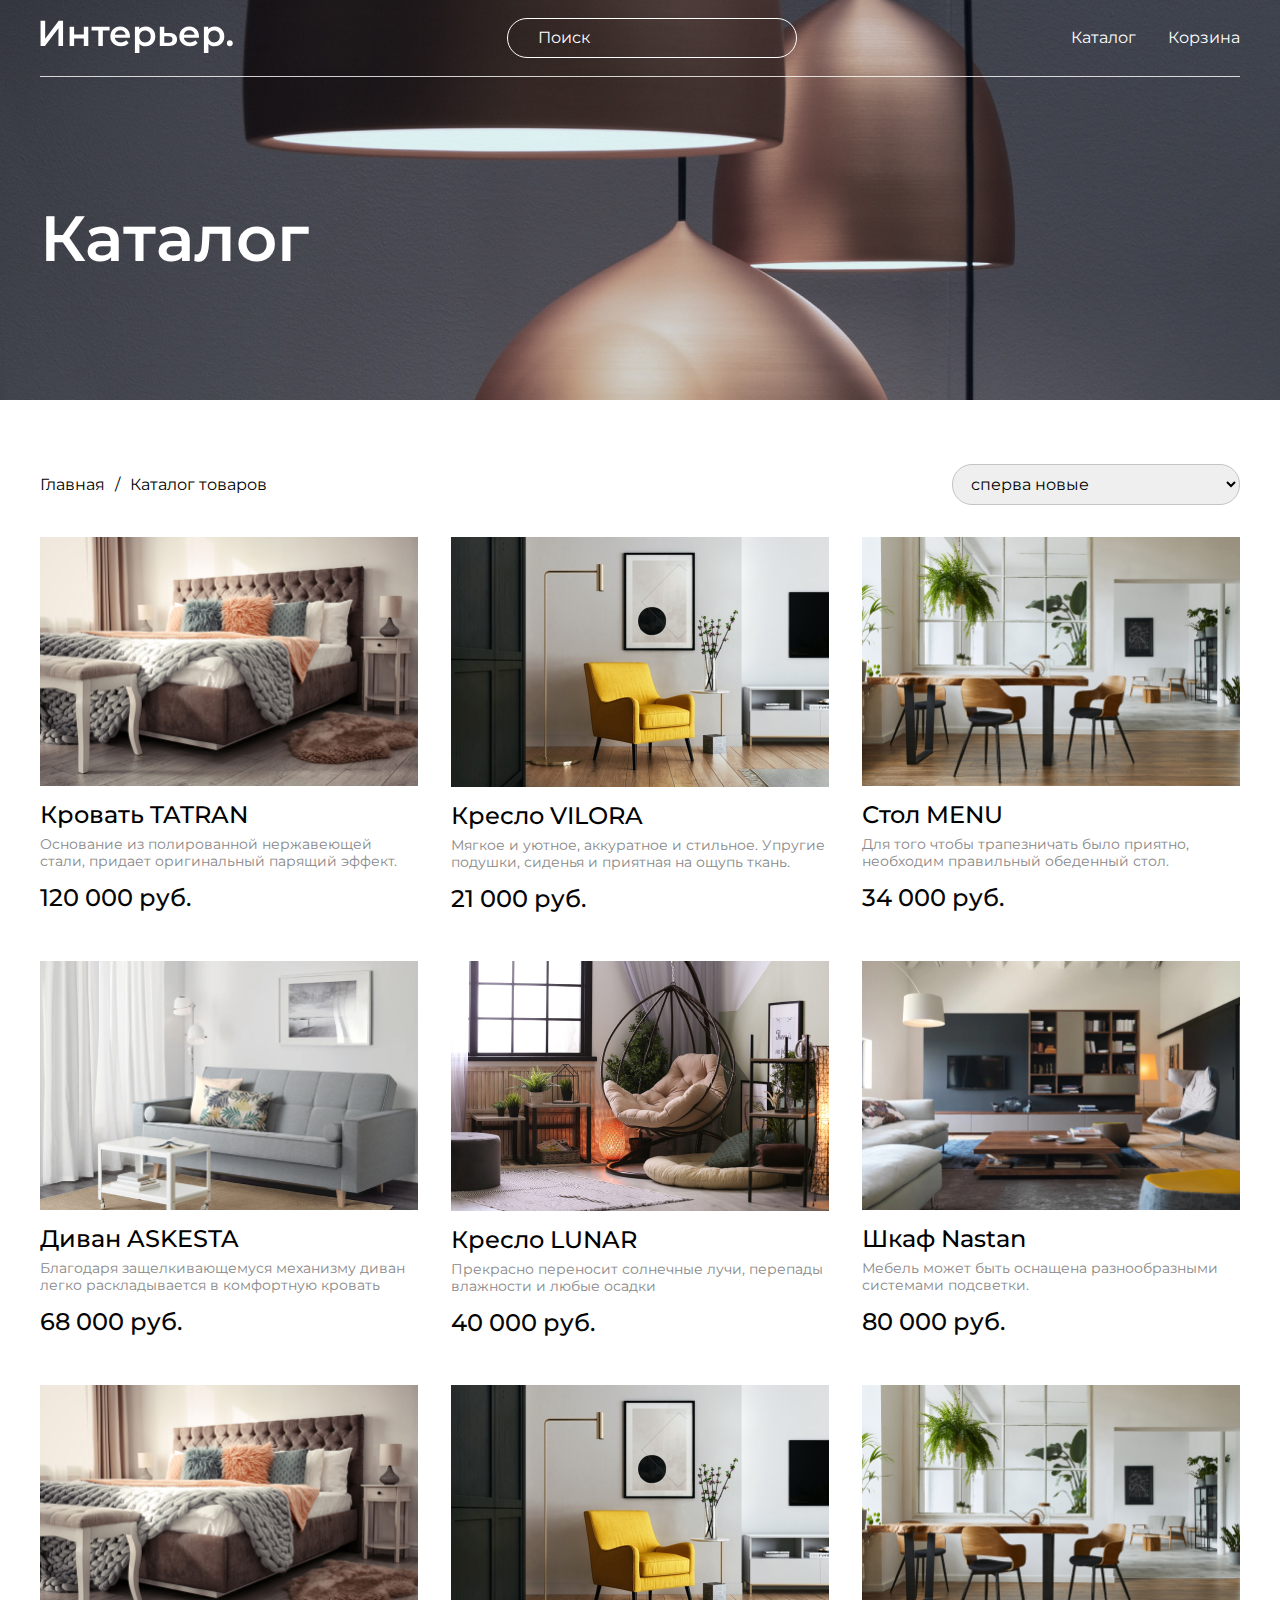
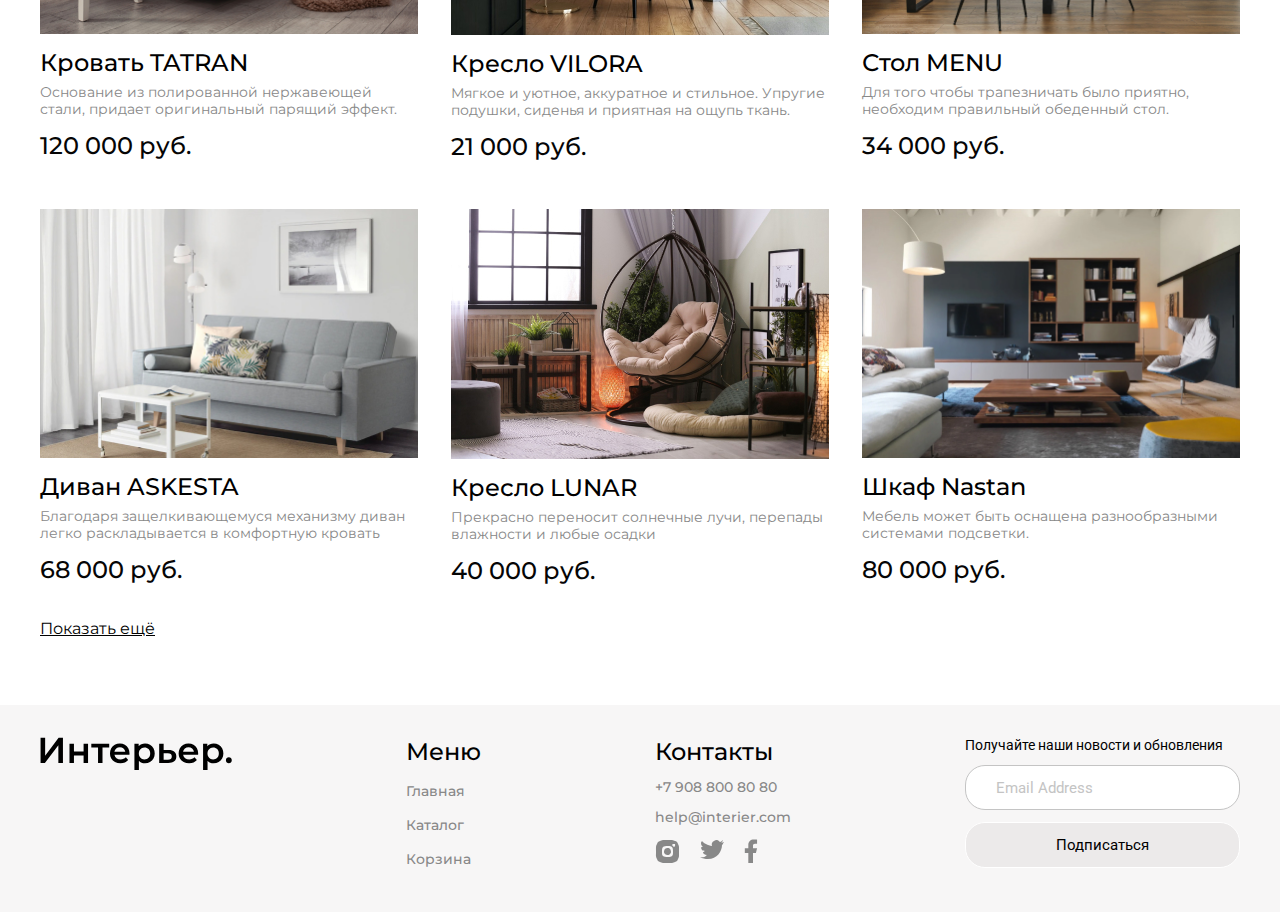
<file: Velko/catalog.html>
<!DOCTYPE html>
<html lang="en">
    <head>
        <meta charset="UTF-8">
        <meta http-equiv="X-UA-Compatible" content="IE=edge">
        <meta name="viewport" content="width=device-width, initial-scale=1.0">
        <title>Document</title>
        <link rel="stylesheet" href="style.css">
        <link rel="preconnect" href="https://fonts.googleapis.com">
        <link rel="preconnect" href="https://fonts.gstatic.com" crossorigin>
        <link href="https://fonts.googleapis.com/css2?family=Roboto&display=swap" rel="stylesheet">
        <link rel="preconnect" href="https://fonts.googleapis.com">
        <link rel="preconnect" href="https://fonts.gstatic.com" crossorigin>
        <link href="https://fonts.googleapis.com/css2?family=Montserrat:wght@400;500;600&family=Roboto&display=swap" rel="stylesheet">
    </head>
    <body>
        <section class="top top_catalog center">
            <header class="header">
                <a href="index.html">
                    <picture>
                        <source media="(max-width: 767px)" srcset="img/logo_s.svg">
                        <source media="(min-width: 768px)" srcset="img/logo.svg">
                        <img src="img/logo.svg" alt="логотип">
                    </picture>
                </a>
                <input class="search" type="text" placeholder="Поиск">
                <nav class="menu">
                    <a class="links_a" href="catalog.html">Каталог</a>
                    <a class="links_a" href="cart.html">Корзина</a>
                </nav>
                <div class="header_mobile">
                    <a href="#">
                        <svg
                            width="19"
                            height="19"
                            viewBox="0 0 19 19"
                            fill="none"
                            xmlns="http://www.w3.org/2000/svg"
                        >
                            <path
                                d="M12.9918 12.1333L16.8692 16.0107C16.871 16.0403 16.8851 16.0607 16.8932 16.0702C16.9019 16.0805 16.9109 16.087 16.9158 16.0902C16.9212 16.0938 16.9262 16.0964 16.9298 16.0981C16.9368 16.1015 16.9435 16.1039 16.9482 16.1055C16.9506 16.1063 16.953 16.107 16.9553 16.1077C16.9575 16.1089 16.9597 16.11 16.9619 16.1112C16.9664 16.1134 16.9728 16.1164 16.9802 16.119C16.9839 16.1203 16.9893 16.122 16.9957 16.1233C17.0014 16.1245 17.0123 16.1263 17.0258 16.1252C17.0378 16.1242 17.0609 16.1201 17.0825 16.1021C17.1031 16.1028 17.1266 16.1036 17.1524 16.1045C17.2467 16.1078 17.3719 16.1121 17.5007 16.1149C17.6136 16.1174 17.7275 16.1187 17.8198 16.1168C17.8612 16.116 17.8993 16.1144 17.9316 16.112C17.9359 16.1144 17.9402 16.1165 17.9443 16.1181C17.9482 16.1202 17.9522 16.1221 17.9565 16.1237C17.986 16.135 18.0117 16.1295 18.024 16.1255C18.0369 16.1214 18.0463 16.1156 18.0511 16.1123C18.0565 16.1086 18.0608 16.105 18.0638 16.1024C18.0696 16.0972 18.0744 16.092 18.0777 16.0881C18.0793 16.0863 18.0809 16.0843 18.0824 16.0824C18.0843 16.0809 18.0862 16.0793 18.0881 16.0777C18.0919 16.0744 18.0971 16.0696 18.1024 16.0638C18.105 16.0608 18.1086 16.0565 18.1123 16.0511C18.1155 16.0463 18.1213 16.0369 18.1255 16.024C18.1294 16.0117 18.135 15.986 18.1237 15.9565C18.122 15.9523 18.1202 15.9483 18.1181 15.9444C18.1164 15.9403 18.1144 15.936 18.1119 15.9317C18.1144 15.8994 18.1159 15.8612 18.1168 15.8198C18.1187 15.7275 18.1174 15.6136 18.1149 15.5008C18.112 15.3719 18.1077 15.2468 18.1044 15.1524C18.1036 15.1266 18.1027 15.1031 18.1021 15.0825C18.12 15.0609 18.1241 15.0378 18.1251 15.0258C18.1262 15.0124 18.1244 15.0015 18.1233 14.9958C18.122 14.9893 18.1203 14.984 18.119 14.9803C18.1164 14.9729 18.1134 14.9665 18.1111 14.962C18.11 14.9598 18.1088 14.9576 18.1077 14.9554C18.107 14.953 18.1062 14.9506 18.1055 14.9483C18.1039 14.9435 18.1015 14.9369 18.0981 14.9298C18.0964 14.9262 18.0938 14.9213 18.0902 14.9158C18.087 14.9109 18.0805 14.902 18.0702 14.8932C18.0607 14.8852 18.0403 14.871 18.0106 14.8692L14.1332 10.9918C14.2617 10.8277 14.3937 10.665 14.5255 10.5025C14.8799 10.0654 15.2329 9.6301 15.5129 9.17698C15.9152 8.52622 16.1781 7.82342 16.0995 6.9906C15.9456 5.359 15.297 4.01127 14.0661 2.92502C13.4511 2.38228 12.5947 1.86439 11.6894 1.48827C10.785 1.11246 9.82291 0.874473 8.99686 0.900045C7.34712 0.951115 6.08015 1.77941 4.92928 2.92925C3.77726 4.08004 2.95227 5.34535 2.90001 6.99683C2.87384 7.82386 3.11175 8.78559 3.48767 9.68965C3.8639 10.5945 4.38209 11.4505 4.92495 12.0661C6.01156 13.2985 7.35827 13.9465 8.99062 14.0996C9.82369 14.1777 10.5266 13.9156 11.1775 13.5138C11.6341 13.2318 12.0724 12.8759 12.5127 12.5183C12.6718 12.389 12.8312 12.2596 12.9918 12.1333ZM12.9298 4.07127C13.1391 4.27724 13.3218 4.61675 13.4849 4.98828C13.5657 5.17244 13.6404 5.36133 13.7106 5.54137C13.7224 5.57163 13.734 5.60167 13.7456 5.63141C13.8024 5.77786 13.8565 5.91707 13.9078 6.03882C13.968 6.18162 13.9944 6.26823 14.0038 6.32773C14.0123 6.38204 14.0067 6.41443 13.995 6.45177C13.9919 6.4618 13.9872 6.47497 13.9816 6.49057C13.9682 6.52823 13.9497 6.58007 13.936 6.63637C13.9149 6.72336 13.8993 6.83643 13.9 7.0004C13.9008 7.20843 13.9272 7.43882 13.9534 7.66714C13.9673 7.78865 13.9811 7.90956 13.991 8.02621C14.0204 8.37258 14.0175 8.69478 13.9075 8.96193C13.8618 9.07298 13.8144 9.19514 13.7645 9.32392C13.6803 9.54123 13.5887 9.77739 13.4854 10.0108C13.3214 10.3814 13.1373 10.7211 12.9292 10.9293C12.7212 11.1375 12.3815 11.3215 12.0108 11.4855C11.7779 11.5885 11.5425 11.6797 11.3258 11.7638C11.1963 11.8139 11.0735 11.8616 10.9619 11.9075C10.6948 12.0175 10.3726 12.0205 10.0262 11.9911C9.90947 11.9812 9.7885 11.9673 9.66695 11.9534C9.43864 11.9272 9.20828 11.9008 9.00037 11.9C8.83645 11.8993 8.72339 11.9149 8.6364 11.9361C8.58013 11.9498 8.52828 11.9683 8.4906 11.9817C8.47498 11.9873 8.46179 11.992 8.45174 11.9951C8.41436 12.0067 8.38195 12.0123 8.32763 12.0038C8.26813 11.9945 8.18154 11.968 8.0388 11.9079C7.91662 11.8563 7.77682 11.802 7.62975 11.7449C7.60056 11.7336 7.57108 11.7222 7.5414 11.7106C7.36135 11.6405 7.17244 11.5658 6.98825 11.4849C6.61666 11.3219 6.27712 11.1392 6.07126 10.9299C5.65157 10.5031 5.40519 9.84074 5.26594 9.11641C5.12718 8.39466 5.09741 7.62595 5.09996 7.0004C5.10251 6.37324 5.1307 5.85725 5.26497 5.3896C5.39832 4.92509 5.63779 4.50376 6.07068 4.07069C6.50356 3.63765 6.92499 3.39819 7.3896 3.26488C7.85736 3.13065 8.37344 3.10255 9.00037 3.1C9.62567 3.09745 10.3945 3.12713 11.1163 3.26585C11.8408 3.40506 12.5033 3.65144 12.9298 4.07127Z"
                                fill="white"
                                stroke="white"
                                stroke-width="0.2"
                            />
                        </svg>
                    </a>
                    <a href="catalog.html">
                        <svg
                            width="19"
                            height="19"
                            viewBox="0 0 19 19"
                            fill="none"
                            xmlns="http://www.w3.org/2000/svg"
                        >
                            <rect width="5" height="5" fill="white"/>
                            <rect
                                y="7"
                                width="5"
                                height="5"
                                fill="white"
                            />
                            <rect
                                y="14"
                                width="5"
                                height="5"
                                fill="white"
                            />
                            <rect
                                x="7"
                                y="7"
                                width="5"
                                height="5"
                                fill="white"
                            />
                            <rect
                                x="7"
                                y="14"
                                width="5"
                                height="5"
                                fill="white"
                            />
                            <rect
                                x="7"
                                width="5"
                                height="5"
                                fill="white"
                            />
                            <rect
                                x="14"
                                y="7"
                                width="5"
                                height="5"
                                fill="white"
                            />
                            <rect
                                x="14"
                                y="14"
                                width="5"
                                height="5"
                                fill="white"
                            />
                            <rect
                                x="14"
                                width="5"
                                height="5"
                                fill="white"
                            />
                        </svg>
                    </a>
                    <a href="cart.html">
                        <svg
                            width="25"
                            height="25"
                            viewBox="0 0 25 25"
                            fill="none"
                            xmlns="http://www.w3.org/2000/svg"
                        >
                            <path d="M14.9999 21C15.5608 21 15.6033 20.3985 15.9999 20C16.3965 19.6015 16.9999 19.5636 16.9999 19C16.9999 18.4364 16.3965 17.3985 15.9999 17C15.6033 16.6015 15.5608 17 14.9999 17C14.439 17 13.3965 16.6015 12.9999 17C12.6033 17.3985 12.9999 18.4364 12.9999 19C12.9999 19.5636 12.6033 19.6015 12.9999 20C13.3965 20.3985 14.439 21 14.9999 21ZM6.99989 21C7.56077 21 8.60329 20.3985 8.99989 20C9.39649 19.6015 8.99989 19.5636 8.99989 19C8.99989 18.4364 9.39649 17.3985 8.99989 17C8.60329 16.6015 7.56077 17 6.99989 17C6.43901 17 6.39649 16.6015 5.99989 17C5.60329 17.3985 4.99989 18.4364 4.99989 19C4.99989 19.5636 5.60329 19.6015 5.99989 20C6.39649 20.3985 6.43901 21 6.99989 21ZM20.9999 5.99998C21.2639 5.99142 21.8162 6.19063 21.9999 5.99998C22.1836 5.80933 21.9999 5.26536 21.9999 4.99998C21.9999 4.7346 22.1836 4.19063 21.9999 3.99998C21.8162 3.80933 21.2639 4.00853 20.9999 3.99998H19.9999C19.0461 3.99998 18.2071 5.06498 17.9999 5.99998L15.9999 12C15.7926 12.935 15.9537 13 14.9999 13H6.99989L4.99989 6.99998H14.9999C15.2614 6.98799 15.8191 7.19015 15.9999 6.99998C16.1807 6.80981 15.9999 6.263 15.9999 5.99998C15.9999 5.73696 16.1807 5.19015 15.9999 4.99998C15.8191 4.80981 15.2614 5.01197 14.9999 4.99998H4.99989C4.69078 4.99989 4.27772 4.86381 3.99989 4.99998C3.72206 5.13614 3.19012 5.75516 2.99989 5.99998C2.80966 6.2448 3.06396 6.69612 2.99989 6.99998C2.93582 7.30384 2.92482 7.69867 2.99989 7.99998L4.99989 14C5.10981 14.4422 4.64236 14.7195 4.99989 15C5.35742 15.2805 6.54628 15.0001 6.99989 15H14.9999C15.9253 15.0001 16.278 14.5818 16.9999 14C17.7218 13.4181 17.7992 12.9078 17.9999 12L19.9999 5.99998H20.9999Z" fill="white"/>
                        </svg>
                    </a>
                </div>
            </header>
            <div class="title_catalog_div">
                <h1 class="title title_catalog">Каталог</h1>
            </div>
        </section>
        <section class="product-box center">
            <div class="product-box-options">
                <nav class="product-box-explorer">
                    <a class="explorer" href="index.html">Главная</a>
                    <span>/</span>
                    <a class="explorer" href="catalog.html">Каталог товаров</a>
                </nav>
                <select class="sort_list" name="sort" id="">
                    <option value="Z-A">сперва старые</option>
                    <option value="A-Z" selected>сперва новые</option>
                </select>
            </div>
            <div class="product-content">
                <div class="product">
                    <a href="#">
                        <img src="img/catalog/Rectangle 22.jpg" alt="товар">
                    </a>
                    <h3 class="text_h3">Кровать TATRAN</h3>
                    <p class="text_p_2">
                        Основание из полированной нержавеющей стали, придает оригинальный парящий эффект.
                    </p>
                    <p class="text_p_3">
                        120 000 руб.
                        <span class="text_p_4 offer_hide">140 000 руб.</span>
                    </p>
                </div>
                <div class="product">
                    <a href="#">
                        <img src="img/catalog/Rectangle 23.jpg" alt="товар">
                    </a>
                    <h3 class="text_h3">Кресло VILORA</h3>
                    <p class="text_p_2">
                        Мягкое и уютное, аккуратное и стильное. Упругие подушки, сиденья и приятная на ощупь
                    ткань.
                    </p>
                    <p class="text_p_3">
                        21 000 руб.
                        <span class="text_p_4 offer_hide">67 000 руб.</span>
                    </p>
                </div>
                <div class="product">
                    <a href="#">
                        <img src="img/catalog/Rectangle 24.jpg" alt="товар">
                    </a>
                    <h3 class="text_h3">Стол MENU</h3>
                    <p class="text_p_2">
                        Для того чтобы трапезничать было приятно, необходим правильный обеденный стол.
                    </p>
                    <p class="text_p_3">
                        34 000 руб.
                        <span class="text_p_4 offer_hide">67 000 руб.</span>
                    </p>
                </div>
                <div class="product">
                    <a href="#">
                        <img src="img/catalog/Rectangle 25.jpg" alt="товар">
                    </a>
                    <h3 class="text_h3">Диван ASKESTA</h3>
                    <p class="text_p_2">
                        Благодаря защелкивающемуся механизму диван легко раскладывается в комфортную кровать
                    </p>
                    <p class="text_p_3">
                        68 000 руб.
                        <span class="text_p_4 offer_hide">67 000 руб.</span>
                    </p>
                </div>
                <div class="product">
                    <a href="#">
                        <img src="img/catalog/Rectangle 26.jpg" alt="товар">
                    </a>
                    <h3 class="text_h3">Кресло LUNAR</h3>
                    <p class="text_p_2">
                        Прекрасно переносит солнечные лучи, перепады влажности и любые осадки
                    </p>
                    <p class="text_p_3">
                        40 000 руб.
                        <span class="text_p_4 offer_hide">67 000 руб.</span>
                    </p>
                </div>
                <div class="product">
                    <a href="#">
                        <img src="img/catalog/Rectangle 27.jpg" alt="товар">
                    </a>
                    <h3 class="text_h3">Шкаф Nastan</h3>
                    <p class="text_p_2">
                        Мебель может быть оснащена разнообразными системами подсветки.
                    </p>
                    <p class="text_p_3">
                        80 000 руб.
                        <span class="text_p_4 offer_hide">67 000 руб.</span>
                    </p>
                </div>
                <div class="product">
                    <a href="#">
                        <img src="img/catalog/Rectangle 22.jpg" alt="товар">
                    </a>
                    <h3 class="text_h3">Кровать TATRAN</h3>
                    <p class="text_p_2">
                        Основание из полированной нержавеющей стали, придает оригинальный парящий эффект.
                    </p>
                    <p class="text_p_3">
                        120 000 руб.
                        <span class="text_p_4 offer_hide">67 000 руб.</span>
                    </p>
                </div>
                <div class="product">
                    <a href="#">
                        <img src="img/catalog/Rectangle 23.jpg" alt="товар">
                    </a>
                    <h3 class="text_h3">Кресло VILORA</h3>
                    <p class="text_p_2">
                        Мягкое и уютное, аккуратное и стильное. Упругие подушки, сиденья и приятная на ощупь
                    ткань.
                    </p>
                    <p class="text_p_3">
                        21 000 руб.
                        <span class="text_p_4 offer_hide">67 000 руб.</span>
                    </p>
                </div>
                <div class="product">
                    <a href="#">
                        <img src="img/catalog/Rectangle 24.jpg" alt="товар">
                    </a>
                    <h3 class="text_h3">Стол MENU</h3>
                    <p class="text_p_2">
                        Для того чтобы трапезничать было приятно, необходим правильный обеденный стол.
                    </p>
                    <p class="text_p_3">
                        34 000 руб.
                        <span class="text_p_4 offer_hide">67 000 руб.</span>
                    </p>
                </div>
                <div class="product">
                    <a href="#">
                        <img src="img/catalog/Rectangle 25.jpg" alt="товар">
                    </a>
                    <h3 class="text_h3">Диван ASKESTA</h3>
                    <p class="text_p_2">
                        Благодаря защелкивающемуся механизму диван легко раскладывается в комфортную кровать
                    </p>
                    <p class="text_p_3">
                        68 000 руб.
                        <span class="text_p_4 offer_hide">67 000 руб.</span>
                    </p>
                </div>
                <div class="product">
                    <a href="#">
                        <img src="img/catalog/Rectangle 26.jpg" alt="товар">
                    </a>
                    <h3 class="text_h3">Кресло LUNAR</h3>
                    <p class="text_p_2">
                        Прекрасно переносит солнечные лучи, перепады влажности и любые осадки
                    </p>
                    <p class="text_p_3">
                        40 000 руб.
                        <span class="text_p_4 offer_hide">67 000 руб.</span>
                    </p>
                </div>
                <div class="product">
                    <a href="#">
                        <img src="img/catalog/Rectangle 27.jpg" alt="товар">
                    </a>
                    <h3 class="text_h3">Шкаф Nastan</h3>
                    <p class="text_p_2">
                        Мебель может быть оснащена разнообразными системами подсветки.
                    </p>
                    <p class="text_p_3">
                        80 000 руб.
                        <span class="text_p_4 offer_hide">67 000 руб.</span>
                    </p>
                </div>
            </section>
            <div class="link_under center">
                <a class="link_catalog2" href="#">Показать ещё</a>
            </div>
            <footer class="bottom center">
                <div class="bot_content">
                    <div class="bot_box">
                        <a href="index.html">
                            <img class="logoblack" src="img/logoblack.svg" alt="логотип">
                        </a>
                    </div>
                    <div class="bot_box">
                        <h4 class="text_h4">Меню</h4>
                        <a class="link_b" href="index.html">Главная</a>
                        <a class="link_b" href="catalog.html">Каталог</a>
                        <a class="link_b" href="cart.html">Корзина</a>
                    </div>
                    <div class="bot_box">
                        <h4 class="text_h4">Контакты</h4>
                        <a class="link_b" href="tel:+79088008080">+7 908 800 80 80</a>
                        <a class="link_b" href="mailto:help@interier.com">help@interier.com</a>
                        <div class="botboxlink">
                            <div>
                                <a href="https://www.instagram.com/">
                                    <img src="img/inst.svg" alt="instagram">
                                </a>
                            </div>
                            <div>
                                <a href="https://twitter.com/">
                                    <img src="img/twitter.svg" alt="twitter">
                                </a>
                            </div>
                            <div>
                                <a href="https://www.facebook.com/">
                                    <img src="img/facebook.svg" alt="facebook">
                                </a>
                            </div>
                        </div>
                    </div>
                    <form action="#" class="bot_box reg">
                        <p class="text_p_5">Получайте наши новости и обновления</p>
                        <input
                            class="input_email"
                            type="email"
                            name=""
                            id=""
                            placeholder="Email Address"
                        >
                        <button class="button_sub" type="submit">Подписаться</button>
                    </form>
                </div>
            </footer>
        </body>
    </html>
</file>
<file: Velko/style.css>
* {
  padding: 0;
  margin: 0;
  font-family: "Montserrat", sans-serif;
}

button:hover {
  -webkit-filter: invert(15%);
          filter: invert(15%);
}

img {
  max-width: 100%;
  max-height: 100%;
}

a:hover {
  -webkit-text-decoration-line: underline;
          text-decoration-line: underline;
}

.bot_box > a:hover {
  width: -webkit-fit-content;
  width: -moz-fit-content;
  width: fit-content;
  background-color: #d8d5d5;
}

.bot_box > a:hover:first-child {
  background-color: inherit;
}

.botboxlink > div > a > img:hover {
  -webkit-filter: brightness(25%);
          filter: brightness(25%);
}

.center {
  padding-left: calc(50% - 600px);
  padding-right: calc(50% - 600px);
}

.top {
  min-height: 735px;
  background-image: url("img/bgheader.jpg");
  background-repeat: no-repeat;
  background-size: cover;
  background-position: center bottom;
}

.top_catalog {
  min-height: 400px;
  background-image: url("img/bgcatalog.jpg");
}

.search {
  border: 1px solid #ffffff;
  -webkit-box-sizing: border-box;
          box-sizing: border-box;
  border-radius: 20px;
  background-color: transparent;
  -webkit-padding-start: 30px;
          padding-inline-start: 30px;
  padding-right: 30px;
  outline: none;
  caret-color: #fff;
  color: #fff;
  width: 290px;
  height: 40px;
}

.search::-webkit-input-placeholder {
  color: white;
  font-style: normal;
  font-weight: normal;
  font-size: 16px;
  line-height: 20px;
}

.search:-ms-input-placeholder {
  color: white;
  font-style: normal;
  font-weight: normal;
  font-size: 16px;
  line-height: 20px;
}

.search::-ms-input-placeholder {
  color: white;
  font-style: normal;
  font-weight: normal;
  font-size: 16px;
  line-height: 20px;
}

.search::placeholder {
  color: white;
  font-style: normal;
  font-weight: normal;
  font-size: 16px;
  line-height: 20px;
}

.menu {
  display: -webkit-box;
  display: -ms-flexbox;
  display: flex;
  gap: 32px;
}

.header {
  display: -webkit-box;
  display: -ms-flexbox;
  display: flex;
  -webkit-box-orient: horizontal;
  -webkit-box-direction: normal;
      -ms-flex-direction: row;
          flex-direction: row;
  -webkit-box-pack: justify;
      -ms-flex-pack: justify;
          justify-content: space-between;
  -webkit-box-align: center;
      -ms-flex-align: center;
          align-items: center;
  border-bottom: 0.5px solid rgba(255, 255, 255, 0.8);
  min-height: 76px;
}

.links_a {
  font-style: normal;
  font-weight: normal;
  font-size: 16px;
  line-height: 20px;
  color: #ffffff;
  text-decoration: none;
}

.title {
  font-style: normal;
  font-weight: 600;
  font-size: 64px;
  line-height: 70px;
  color: #ffffff;
  margin-top: 64px;
  margin-bottom: 16px;
  max-width: 792px;
}

.title_catalog {
  width: 270px;
  margin-top: 126px;
}

.text_p_1 {
  font-style: normal;
  font-weight: normal;
  font-size: 24px;
  line-height: 32px;
  color: #ffffff;
  margin-bottom: 16px;
}

.link_catalog {
  font-style: normal;
  font-weight: normal;
  font-size: 16px;
  line-height: 24px;
  -webkit-text-decoration-line: underline;
          text-decoration-line: underline;
  color: #ffffff;
}

.for, .order {
  padding-top: 64px;
}

.for_grid, .order_box {
  display: -ms-grid;
  display: grid;
  gap: 32px;
  -ms-grid-columns: (1fr)[12];
      grid-template-columns: repeat(12, 1fr);
}

.for_item_link {
  position: absolute;
  max-height: 100%;
}

.for_item {
  grid-column: span 4;
  height: 415px;
  background-repeat: no-repeat;
  background-position: center;
  background-size: cover;
  font-weight: 600;
  font-size: 34px;
  line-height: 41px;
  display: -webkit-box;
  display: -ms-flexbox;
  display: flex;
  -webkit-box-align: center;
      -ms-flex-align: center;
          align-items: center;
  -webkit-box-pack: center;
      -ms-flex-pack: center;
          justify-content: center;
  color: #ffffff;
  text-transform: uppercase;
}

.for_item_name {
  position: absolute;
  text-decoration: none;
  color: white;
}

.for_item_big {
  grid-column: span 6;
}

.product-box {
  padding-top: 64px;
}

.product-box-options {
  padding-bottom: 32px;
  display: -webkit-box;
  display: -ms-flexbox;
  display: flex;
  -webkit-box-pack: justify;
      -ms-flex-pack: justify;
          justify-content: space-between;
}

.product-box-explorer {
  display: -webkit-box;
  display: -ms-flexbox;
  display: flex;
  -webkit-column-gap: 10px;
          column-gap: 10px;
  -webkit-box-align: center;
      -ms-flex-align: center;
          align-items: center;
}

.explorer {
  font-style: normal;
  font-weight: normal;
  font-size: 16px;
  line-height: 32px;
  color: #000000;
  text-decoration: none;
}

.sort_list {
  position: relative;
  width: 288px;
  height: 41px;
  border: 1px solid #c4c4c4;
  -webkit-box-sizing: border-box;
          box-sizing: border-box;
  border-radius: 20px;
  font-size: 16px;
  line-height: 20px;
  -webkit-padding-start: 14px;
          padding-inline-start: 14px;
  padding-right: 20px;
}

.sort_list:active {
  border: #c4c4c4;
}

.product-content {
  display: -webkit-box;
  display: -ms-flexbox;
  display: flex;
  -webkit-box-orient: horizontal;
  -webkit-box-direction: normal;
      -ms-flex-flow: row wrap;
          flex-flow: row wrap;
  -webkit-box-pack: justify;
      -ms-flex-pack: justify;
          justify-content: space-between;
  row-gap: 48px;
  -webkit-column-gap: 32px;
          column-gap: 32px;
}

.text_h2 {
  font-style: normal;
  font-weight: 600;
  font-size: 48px;
  line-height: 59px;
  color: #000000;
  margin-bottom: 32px;
  display: block;
  text-decoration: none;
}

.text_h3 {
  font-style: normal;
  font-weight: 500;
  font-size: 24px;
  line-height: 29px;
  color: #000000;
  margin-bottom: 7px;
  margin-top: 10px;
  text-decoration: none;
  display: block;
}

.text_p_2 {
  font-style: normal;
  font-weight: normal;
  font-size: 14px;
  line-height: 17px;
  color: #888888;
  margin-bottom: 13px;
}

.text_p_3 {
  font-style: normal;
  font-weight: 500;
  font-size: 24px;
  line-height: 29px;
  color: #050505;
}

.text_p_4 {
  font-style: normal;
  font-weight: 500;
  font-size: 24px;
  line-height: 29px;
  -webkit-text-decoration-line: line-through;
          text-decoration-line: line-through;
  color: #888888;
  margin-left: 32px;
}

.product {
  width: 378px;
}

.text_h4 {
  font-style: normal;
  font-weight: 500;
  font-size: 24px;
  line-height: 29px;
  color: #000000;
}

.link_catalog2 {
  font-style: normal;
  font-weight: normal;
  font-size: 16px;
  line-height: 24px;
  -webkit-text-decoration-line: underline;
          text-decoration-line: underline;
  color: #000000;
}

.link_under {
  padding-bottom: 64px;
  padding-top: 32px;
}

.bottom {
  min-height: 207px;
  background: #f7f6f6;
  padding-top: 32px;
  padding-bottom: 40px;
  -webkit-box-sizing: border-box;
          box-sizing: border-box;
}

.bot_box {
  display: -webkit-box;
  display: -ms-flexbox;
  display: flex;
  -webkit-box-orient: vertical;
  -webkit-box-direction: normal;
      -ms-flex-flow: column wrap;
          flex-flow: column wrap;
  -webkit-box-pack: justify;
      -ms-flex-pack: justify;
          justify-content: space-between;
  gap: 12px;
}

.bot_content {
  display: -webkit-box;
  display: -ms-flexbox;
  display: flex;
  -webkit-box-orient: horizontal;
  -webkit-box-direction: normal;
      -ms-flex-flow: row wrap;
          flex-flow: row wrap;
  -webkit-box-pack: justify;
      -ms-flex-pack: justify;
          justify-content: space-between;
  gap: 12px;
}

.logoblack {
  width: 192px;
}

.link_b {
  font-style: normal;
  font-weight: 500;
  font-size: 14px;
  line-height: 17px;
  color: #888888;
  text-decoration: none;
}

.botboxlink {
  display: -webkit-box;
  display: -ms-flexbox;
  display: flex;
  -webkit-box-orient: horizontal;
  -webkit-box-direction: normal;
      -ms-flex-flow: row nowrap;
          flex-flow: row nowrap;
  gap: 20px;
}

.reg {
  background: inherit;
}

.text_p_5 {
  font-family: "Roboto", sans-serif;
  font-style: normal;
  font-weight: normal;
  font-size: 14px;
  line-height: 16px;
  color: #000000;
}

.input_email {
  background: #fff;
  border: 1px solid #c4c4c4;
  -webkit-box-sizing: border-box;
          box-sizing: border-box;
  border-radius: 20px;
  font-style: normal;
  font-weight: normal;
  -webkit-padding-start: 30px;
          padding-inline-start: 30px;
  outline: none;
  width: 275px;
  height: 45px;
}

.input_email::-webkit-input-placeholder {
  font-family: "Roboto", sans-serif;
  font-style: normal;
  font-weight: normal;
  font-size: 15px;
  line-height: 18px;
  color: #c4c4c4;
}

.input_email:-ms-input-placeholder {
  font-family: "Roboto", sans-serif;
  font-style: normal;
  font-weight: normal;
  font-size: 15px;
  line-height: 18px;
  color: #c4c4c4;
}

.input_email::-ms-input-placeholder {
  font-family: "Roboto", sans-serif;
  font-style: normal;
  font-weight: normal;
  font-size: 15px;
  line-height: 18px;
  color: #c4c4c4;
}

.input_email::placeholder {
  font-family: "Roboto", sans-serif;
  font-style: normal;
  font-weight: normal;
  font-size: 15px;
  line-height: 18px;
  color: #c4c4c4;
}

.button_sub {
  background: rgba(222, 215, 215, 0.41);
  border: 1px solid #fff;
  -webkit-box-sizing: border-box;
          box-sizing: border-box;
  border-radius: 20px;
  width: 275.36px;
  height: 46px;
  font-family: "Roboto", sans-serif;
  font-style: normal;
  font-weight: normal;
  font-size: 15px;
  line-height: 18px;
  color: #000000;
}

.offer_hide {
  display: none;
}

.header_mobile {
  display: none;
}

@media (min-width: 1024px) and (max-width: 1239px) {
  .center {
    padding-left: calc(50% - 500px);
    padding-right: calc(50% - 500px);
  }
  .product-content {
    -webkit-box-pack: start;
        -ms-flex-pack: start;
            justify-content: flex-start;
    gap: 32px;
  }
}

.top_cart {
  min-height: 400px;
  background-image: url("img/cart.jpg");
}

.title_cart {
  width: 290px;
  margin-top: 126px;
}

.order_cart_img_link {
  position: absolute;
  width: 173px;
  height: 173px;
}

.order_box {
  -webkit-box-align: start;
      -ms-flex-align: start;
          align-items: start;
}

.order_cart {
  grid-column: span 8;
  -ms-grid-rows: auto;
      grid-template-rows: auto;
  gap: 32px;
  display: -ms-grid;
  display: grid;
}

.order_cart_title {
  display: -webkit-box;
  display: -ms-flexbox;
  display: flex;
  -webkit-box-pack: justify;
      -ms-flex-pack: justify;
          justify-content: space-between;
  padding-right: 25px;
  padding-left: 10px;
  font-size: 16px;
  line-height: 20px;
  color: #000000;
}

.order_cart_1, .order_cart_2 {
  display: -ms-grid;
  display: grid;
  gap: 32px;
  border-top: 0.5px solid #cacdd8;
  padding-top: 32px;
  -ms-grid-columns: (1fr)[8];
      grid-template-columns: repeat(8, 1fr);
}

.order_cart_img {
  width: 173px;
  height: 173px;
  grid-column: span 2;
}

.order_cart_img_1, .order_cart_img_2 {
  background-image: url("img/catalog/Rectangle 24.jpg");
  background-repeat: no-repeat;
  background-size: cover;
  background-position: center bottom;
}

.order_cart_img_2 {
  background-image: url("img/catalog/Rectangle 24-1.jpg");
}

.order_cart_descr {
  grid-column: span 3;
}

.order_cart_link_fav, .order_cart_link_del {
  font-size: 14px;
  line-height: 210%;
  -webkit-text-decoration-line: underline;
          text-decoration-line: underline;
  color: #000000;
  padding-right: 30px;
}

.order_cart_text {
  margin-bottom: 15px;
  margin-top: 0px;
}

.order_cart_quant {
  -ms-grid-column: 8;
      grid-column-start: 8;
}

.order_cart_quant_count {
  width: 70px;
  height: 50px;
  background: #f7f6f6;
  border-radius: 6px;
  font-family: "Poppins", sans-serif;
  font-style: normal;
  font-weight: 600;
  font-size: 14px;
  line-height: 210%;
  text-align: center;
  color: #000000;
  border-style: none;
  outline: none;
}

.order_cart_button {
  display: -webkit-box;
  display: -ms-flexbox;
  display: flex;
  -webkit-column-gap: 7px;
          column-gap: 7px;
  background-color: #fff;
}

.order_cart_button_clear, .order_cart_button_continue {
  width: 200px;
  height: 37px;
  border: 1px solid #000000;
  -webkit-box-sizing: border-box;
          box-sizing: border-box;
  border-radius: 50px;
  background: inherit;
  font-size: 14px;
  line-height: 17px;
}

.order_cart_button_continue {
  background: #000000;
  color: #ccc;
}

.order_form {
  grid-column: span 4;
  background: #f7f6f6;
  border-radius: 20px;
  display: -webkit-box;
  display: -ms-flexbox;
  display: flex;
  -webkit-box-orient: vertical;
  -webkit-box-direction: normal;
      -ms-flex-direction: column;
          flex-direction: column;
  padding-top: 42px;
}

.order_form_title {
  margin-bottom: 35px;
  display: -webkit-box;
  display: -ms-flexbox;
  display: flex;
  -webkit-box-pack: center;
      -ms-flex-pack: center;
          justify-content: center;
}

.order_form_title_text {
  font-family: "Poppins", sans-serif;
  font-style: normal;
  font-weight: 600;
  font-size: 24px;
  line-height: 36px;
}

.order_form_input {
  gap: 42px;
  display: -webkit-box;
  display: -ms-flexbox;
  display: flex;
  -webkit-box-orient: vertical;
  -webkit-box-direction: normal;
      -ms-flex-direction: column;
          flex-direction: column;
  margin-bottom: 64px;
  padding-left: 27px;
  padding-right: 64px;
}

.order_form_input_text {
  font-size: 14px;
  line-height: 17px;
  color: #000000;
  background-color: transparent;
  text-decoration: none;
  outline: none;
  border: none;
  border-bottom: 1px solid #cacdd8;
}

.order_form_input_text::-webkit-input-placeholder {
  color: black;
}

.order_form_input_text:-ms-input-placeholder {
  color: black;
}

.order_form_input_text::-ms-input-placeholder {
  color: black;
}

.order_form_input_text::placeholder {
  color: black;
}

.order_form_total {
  margin-bottom: 18px;
  display: -webkit-box;
  display: -ms-flexbox;
  display: flex;
  -webkit-box-pack: center;
      -ms-flex-pack: center;
          justify-content: center;
}

.order_form_total_text {
  font-weight: 400;
  font-size: 24px;
  line-height: 29px;
}

.order_form_total_count {
  font-weight: 500;
}

.order_form_button {
  display: -webkit-box;
  display: -ms-flexbox;
  display: flex;
  -webkit-box-pack: center;
      -ms-flex-pack: center;
          justify-content: center;
  padding-bottom: 148px;
}

.order_form_button_sub {
  width: 290px;
  height: 40px;
  border: 1px solid #000000;
  -webkit-box-sizing: border-box;
          box-sizing: border-box;
  border-radius: 50px;
  line-height: 20px;
  color: #000000;
  font-size: 16px;
  background-color: #f7f6f6;
}

.order_form_button_sub:hover {
  -webkit-animation: myAnim 5s linear 0s infinite normal forwards;
          animation: myAnim 5s linear 0s infinite normal forwards;
}

@media (max-width: 1023px) {
  .center {
    padding-left: calc(50% - 393px);
    padding-right: calc(50% - 393px);
  }
  .for_item {
    height: 268px;
  }
  .product-content {
    -webkit-column-gap: 29px;
            column-gap: 29px;
  }
  .bot_box:first-child {
    display: none;
  }
  .offer_hide {
    display: inline;
  }
  .order_box {
    display: block;
  }
  .order_form {
    max-width: 376px;
    margin-top: 64px;
  }
}

@media (max-width: 767px) {
  .center {
    padding-left: calc(50% - 171px);
    padding-right: calc(50% - 171px);
  }
  img {
    max-width: 100%;
  }
  .search,
  .menu {
    display: none;
  }
  .top {
    text-align: center;
    min-height: 100vh;
  }
  .header {
    min-height: 57px;
    padding-top: 32px;
    border: none;
  }
  .header_mobile {
    display: -webkit-box;
    display: -ms-flexbox;
    display: flex;
    -webkit-column-gap: 32px;
            column-gap: 32px;
    -webkit-box-align: center;
        -ms-flex-align: center;
            align-items: center;
  }
  .title {
    font-size: 48px;
    line-height: 59px;
    margin-top: 29px;
  }
  .text_p_1 {
    font-size: 16px;
  }
  .text_h2 {
    font-size: 24px;
    line-height: 29px;
  }
  .for, .order {
    padding-top: 32px;
  }
  .for_grid, .order_box {
    -ms-grid-columns: (1fr)[4];
        grid-template-columns: repeat(4, 1fr);
  }
  .for_item {
    font-size: 28px;
    line-height: 34px;
    height: 375px;
    grid-column: 1/-1;
  }
  .for_item_big {
    height: 243px;
  }
  .text_h3 {
    font-size: 18px;
    line-height: 22px;
  }
  .text_p_3,
  .text_p_4 {
    font-size: 18px;
    line-height: 22px;
  }
  .product-box {
    padding-top: 32px;
  }
  .link_under {
    padding-bottom: 32px;
  }
  .bot_content {
    -webkit-box-pack: space-evenly;
        -ms-flex-pack: space-evenly;
            justify-content: space-evenly;
    row-gap: 32px;
    -webkit-column-gap: 100px;
            column-gap: 100px;
  }
  .product-box-options {
    -ms-flex-wrap: wrap;
        flex-wrap: wrap;
    row-gap: 16px;
  }
  .title_catalog,
  .title_cart {
    margin-top: 82px;
  }
  .title_catalog_div {
    display: -webkit-box;
    display: -ms-flexbox;
    display: flex;
    -webkit-box-pack: center;
        -ms-flex-pack: center;
            justify-content: center;
  }
  .top_catalog {
    min-height: 400px;
  }
  .title_cart_div {
    display: -webkit-box;
    display: -ms-flexbox;
    display: flex;
    -webkit-box-pack: center;
        -ms-flex-pack: center;
            justify-content: center;
  }
  .order_cart_title {
    display: none;
  }
  .order {
    padding-top: 92px;
  }
  .order_cart_img {
    display: none;
  }
  .order_cart {
    display: block;
  }
  .order_cart_quant {
    -ms-grid-column: 4;
        grid-column-start: 4;
  }
  .order_cart_1, .order_cart_2,
  order_cart_2 {
    -ms-grid-columns: (1fr)[4];
        grid-template-columns: repeat(4, 1fr);
  }
  .order_form {
    margin-top: 48px;
    margin-bottom: 16px;
  }
  .order_cart_button {
    padding-top: 32px;
  }
  .top_cart {
    min-height: 400px;
  }
}

@media (min-width: 768px) and (max-width: 785px) {
  .product {
    width: 345px;
  }
  .product-content {
    gap: 30px;
  }
  .center {
    padding-left: calc(50% - 368px);
    padding-right: calc(50% - 368px);
  }
}

@-webkit-keyframes myAnim {
  0%,
  50%,
  100% {
    opacity: 1;
  }
  25%,
  75% {
    opacity: 0.5;
  }
}

@keyframes myAnim {
  0%,
  50%,
  100% {
    opacity: 1;
  }
  25%,
  75% {
    opacity: 0.5;
  }
}
/*# sourceMappingURL=style.css.map */
</file>
